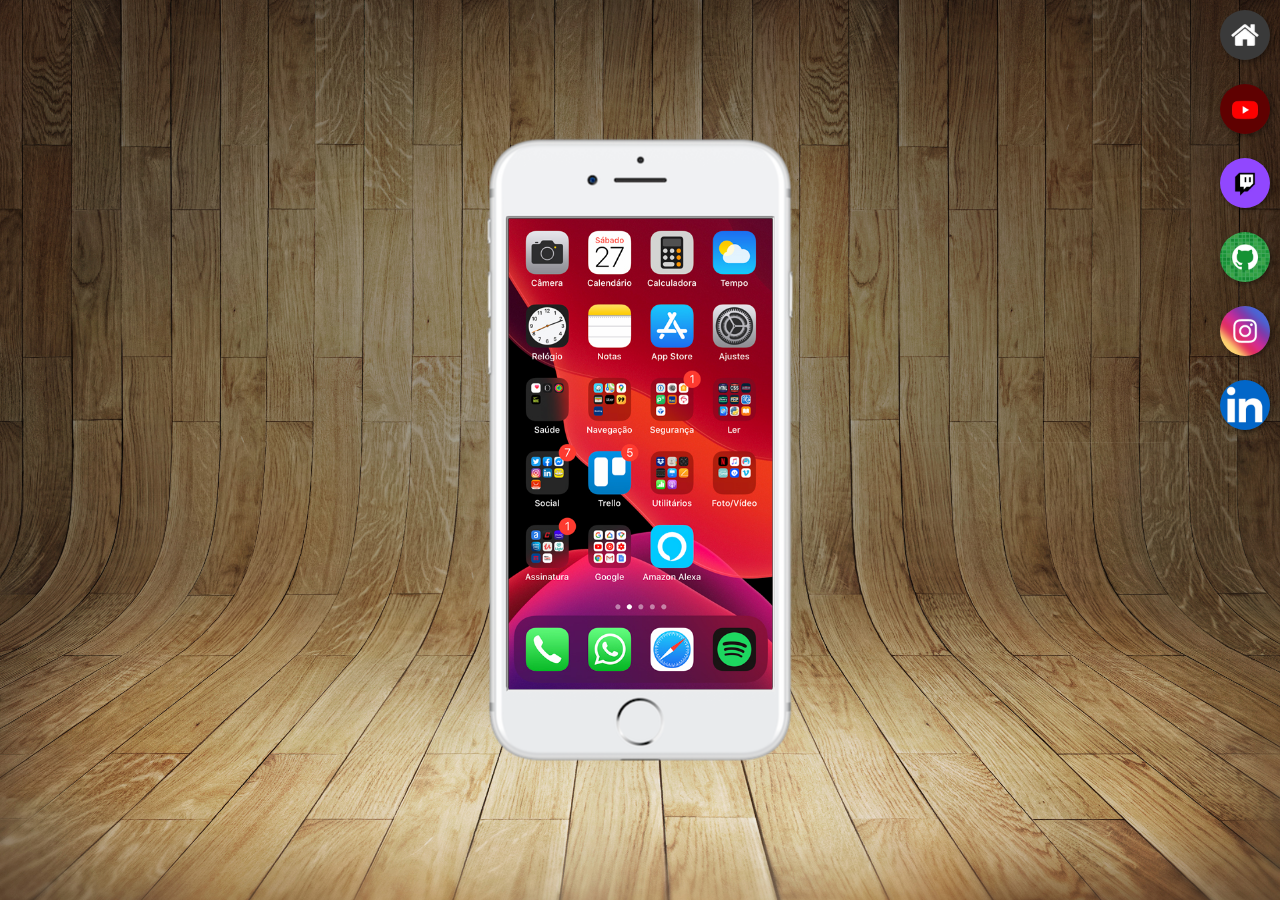
<file: index.html>
<!DOCTYPE html>
<html lang="pt-br">
<head>
    <meta charset="UTF-8">
    <meta name="viewport" content="width=device-width, initial-scale=1.0">
    <link rel="shortcut icon" href="favicon.ico" type="image/x-icon">
    <link rel="stylesheet" href="estilos/style.css">
    <title>Projeto Redes Sociaia</title>
</head>
<body>
    <main>
        <section id="telefone">
            <iframe src="home.html" name="tela" id="tela">
                Seu navegador não é compatível com isso.
            </iframe>
        </section>
        <section id="redes-sociais">
            <a href="#" target="tela"><img src="imagens/logo-home.jpg" alt="Home"></a><br>
            <a href="#" target="tela"><img src="imagens/logo-youtube.jpg" alt="Youtube"></a><br>
            <a href="#" target="tela"><img src="imagens/logo-twitch.webp" alt="Twitch"></a><br>
            <a href="#" target="tela"><img src="imagens/logo-github.jpg" alt="Github"></a><br>
            <a href="#" target="tela"><img src="imagens/logo-instagram.jpg" alt="Instagram"></a><br>
            <a href="#" target="tela"><img src="imagens/logo-linkedin.png" alt="Linkedin"></a><br>
        </section>
    </main>
</body>
</html>
</file>
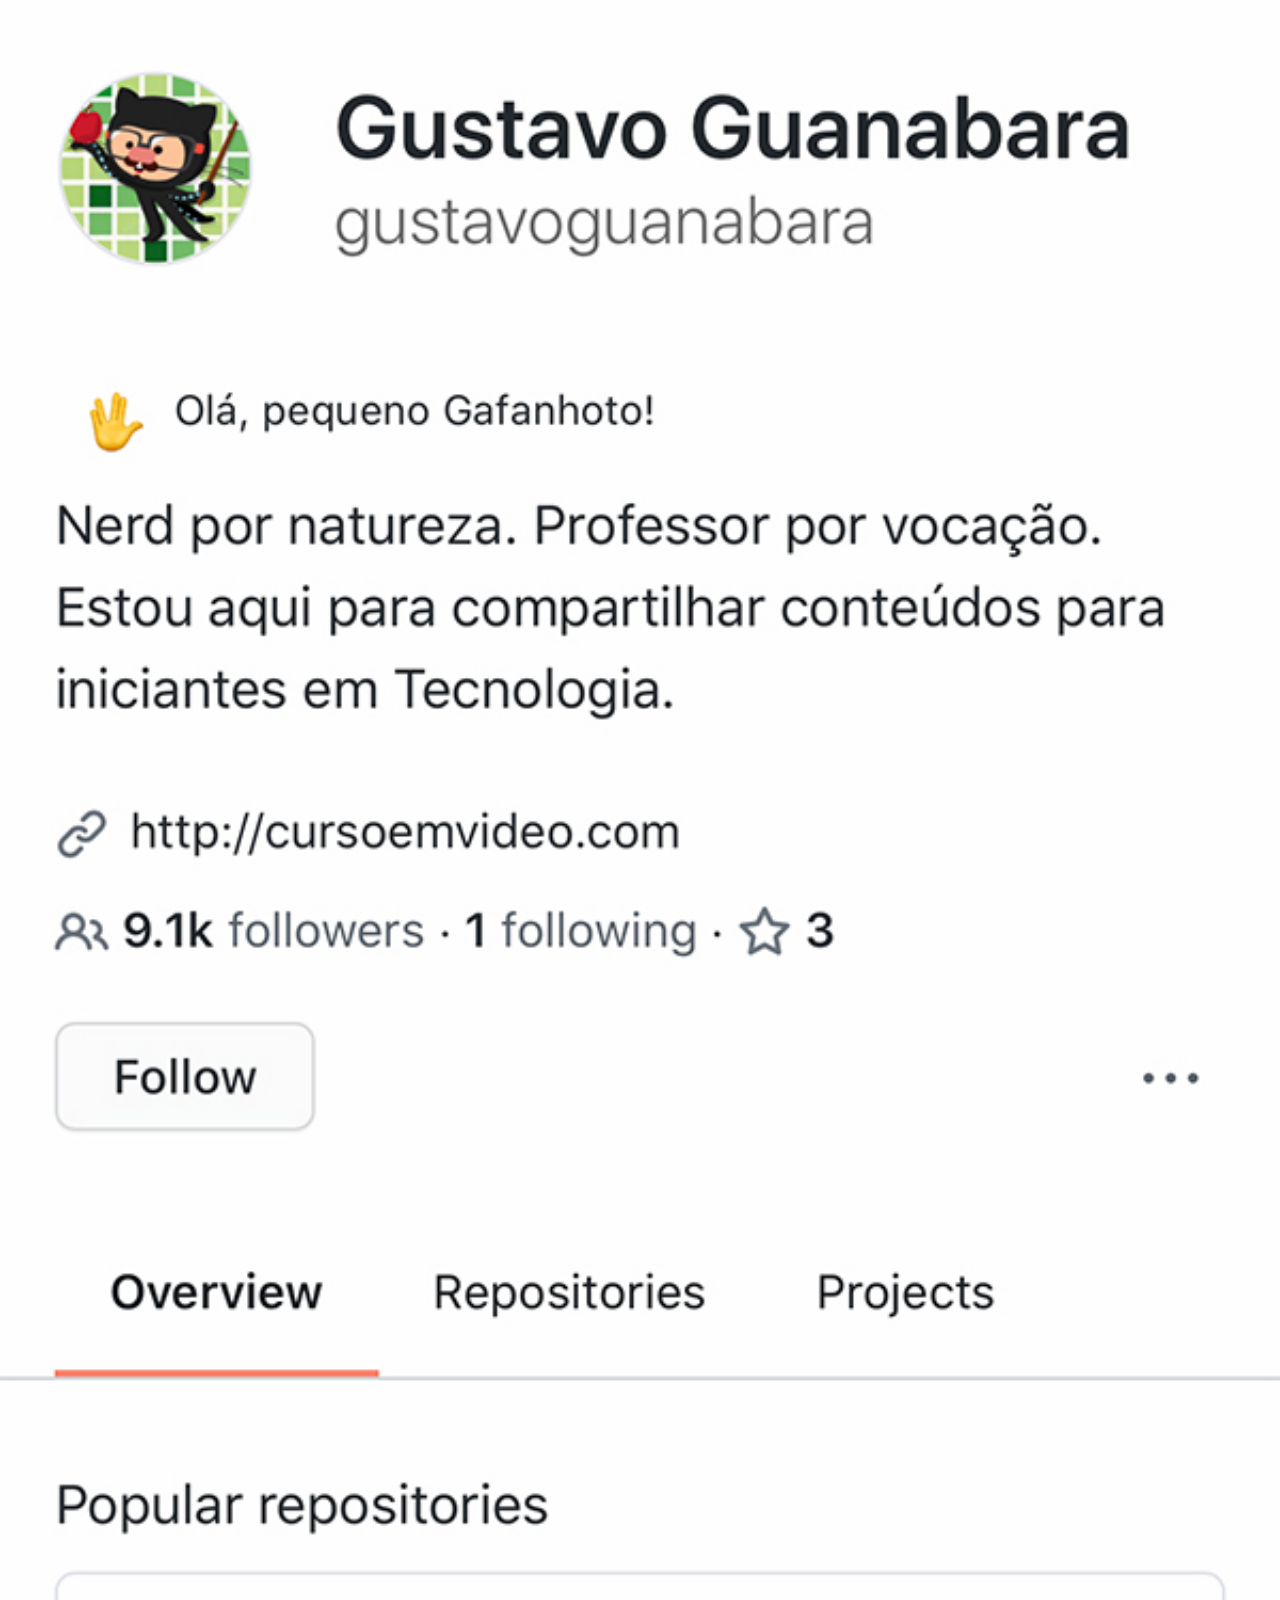
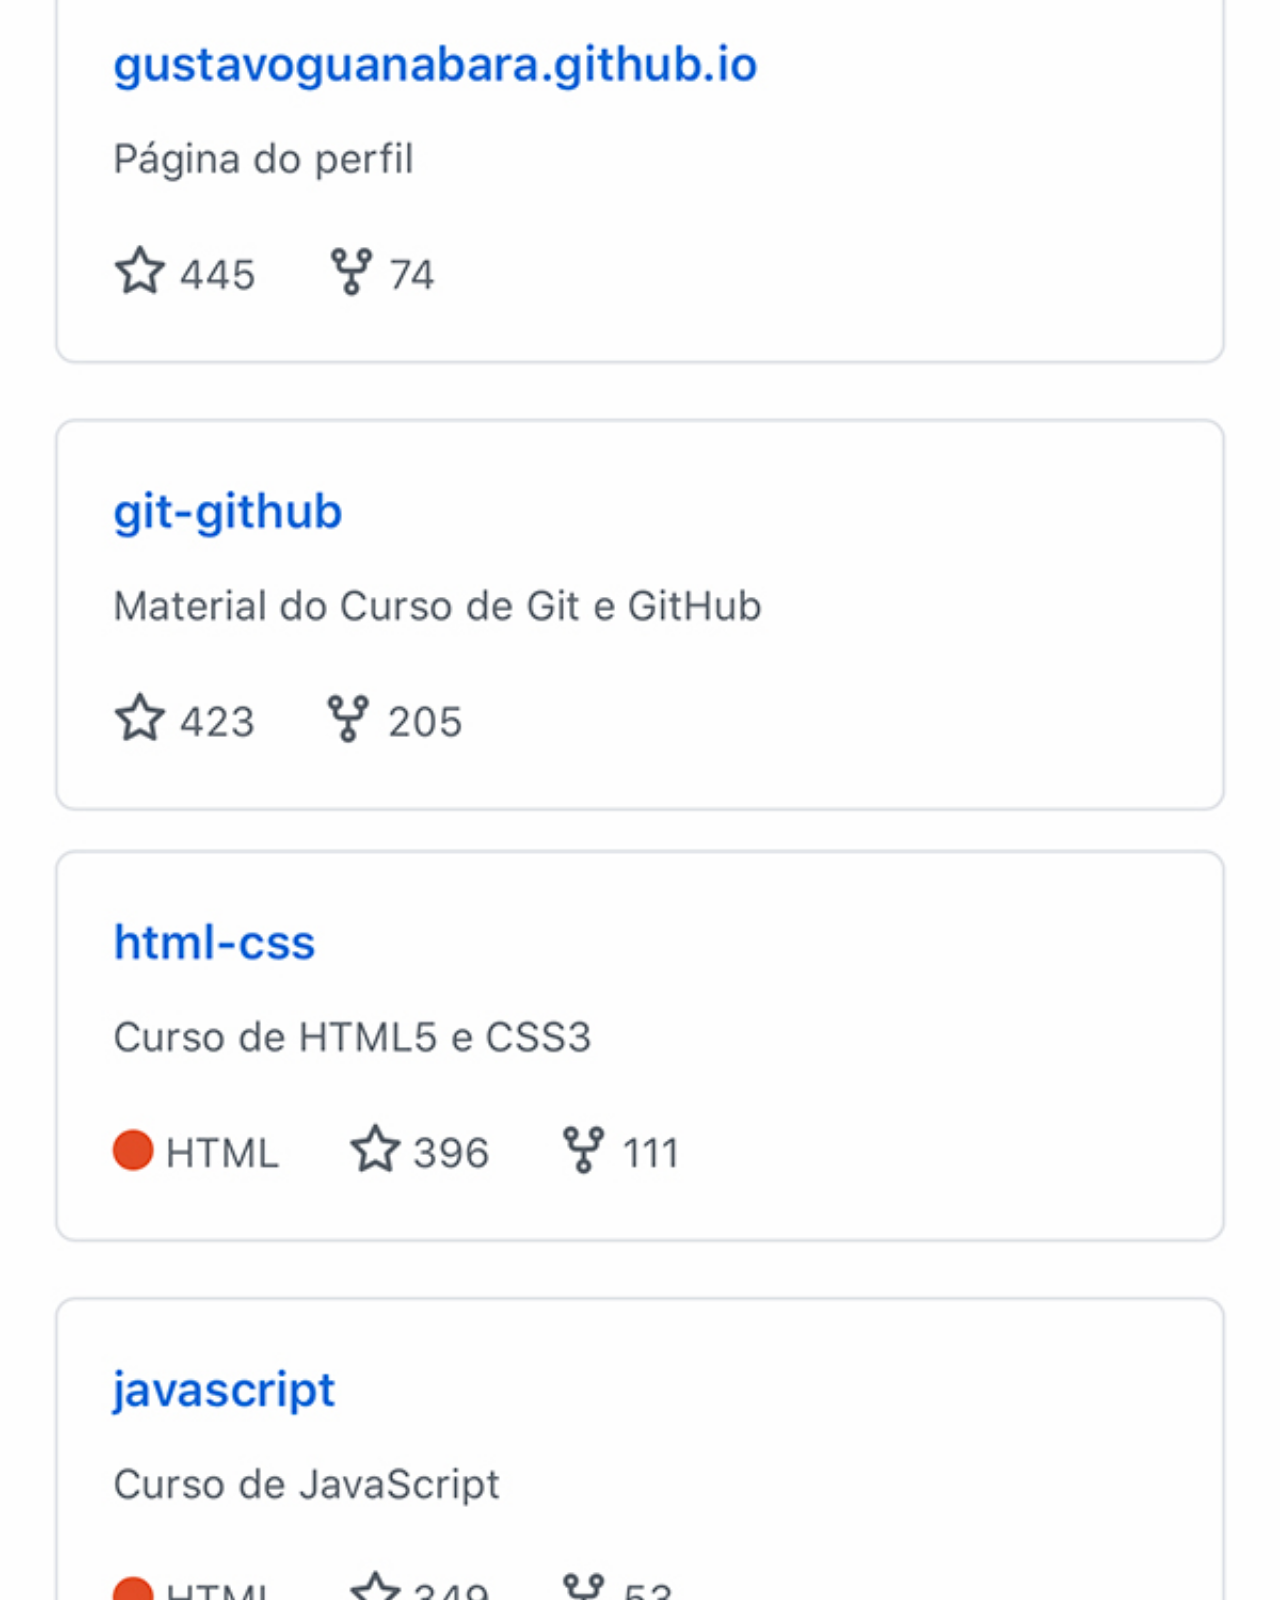
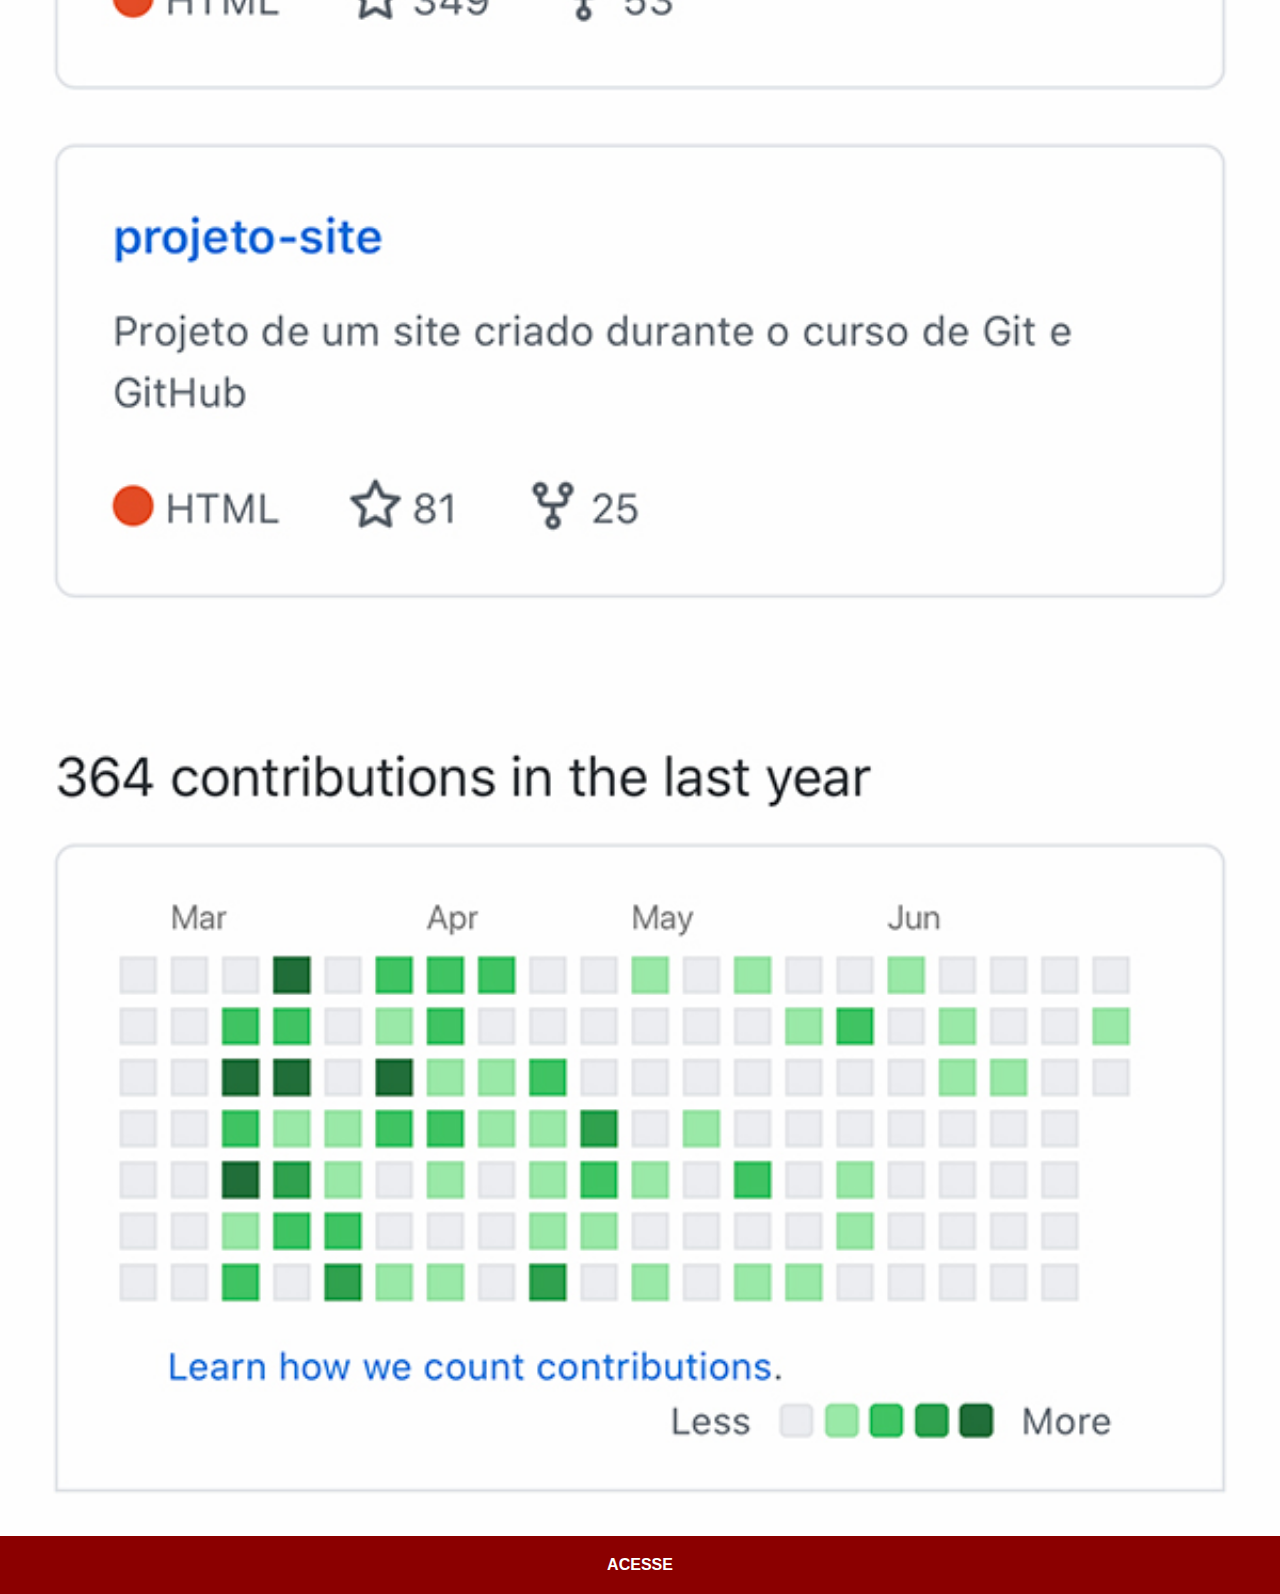
<file: github.html>
<!DOCTYPE html>
<html lang="pt-br">
<head>
    <meta charset="UTF-8">
    <meta name="viewport" content="width=device-width, initial-scale=1.0">
    <link rel="stylesheet" href="estilos/social.css">
    <title>GitHub</title>
</head>
<body>
    <img src="imagens/tela-github.jpg" alt="GitHub">
    <a href="https://github.com/gustavoguanabara" target="_blank">ACESSE</a>
</body>
</html>
</file>
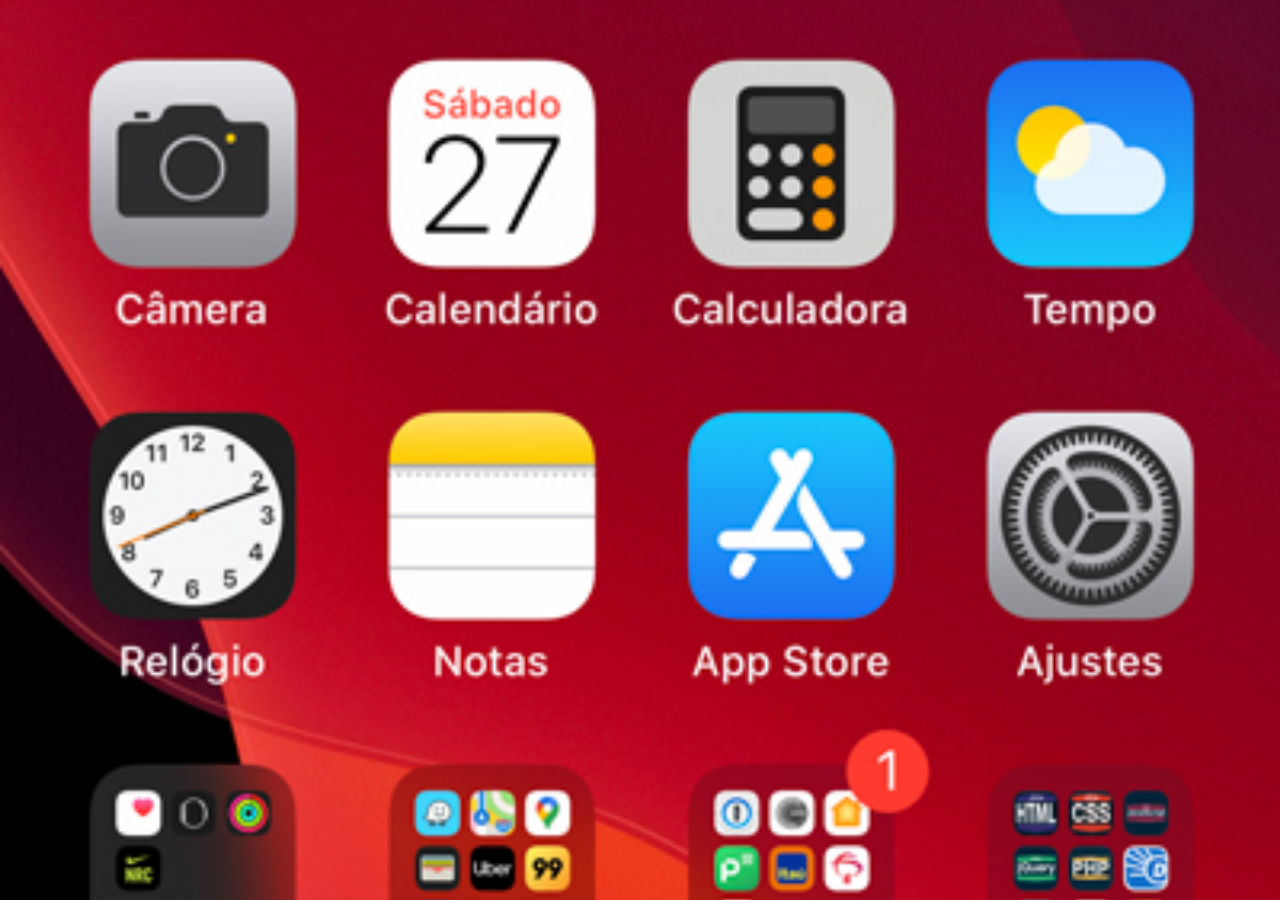
<file: home.html>
<!DOCTYPE html>
<html lang="pt-br">
<head>
    <meta charset="UTF-8">
    <meta name="viewport" content="width=device-width, initial-scale=1.0">
    <title>Home</title>
</head>
<style>
    * {
        margin: 0px;
        padding: 0px;
    }

    body {
        width: 100vw;
        height: 100vh;
        background: black url('imagens/tela-home.jpg') no-repeat top center;
        background-size: cover;
    }
</style>
<body>
    
</body>
</html>
</file>
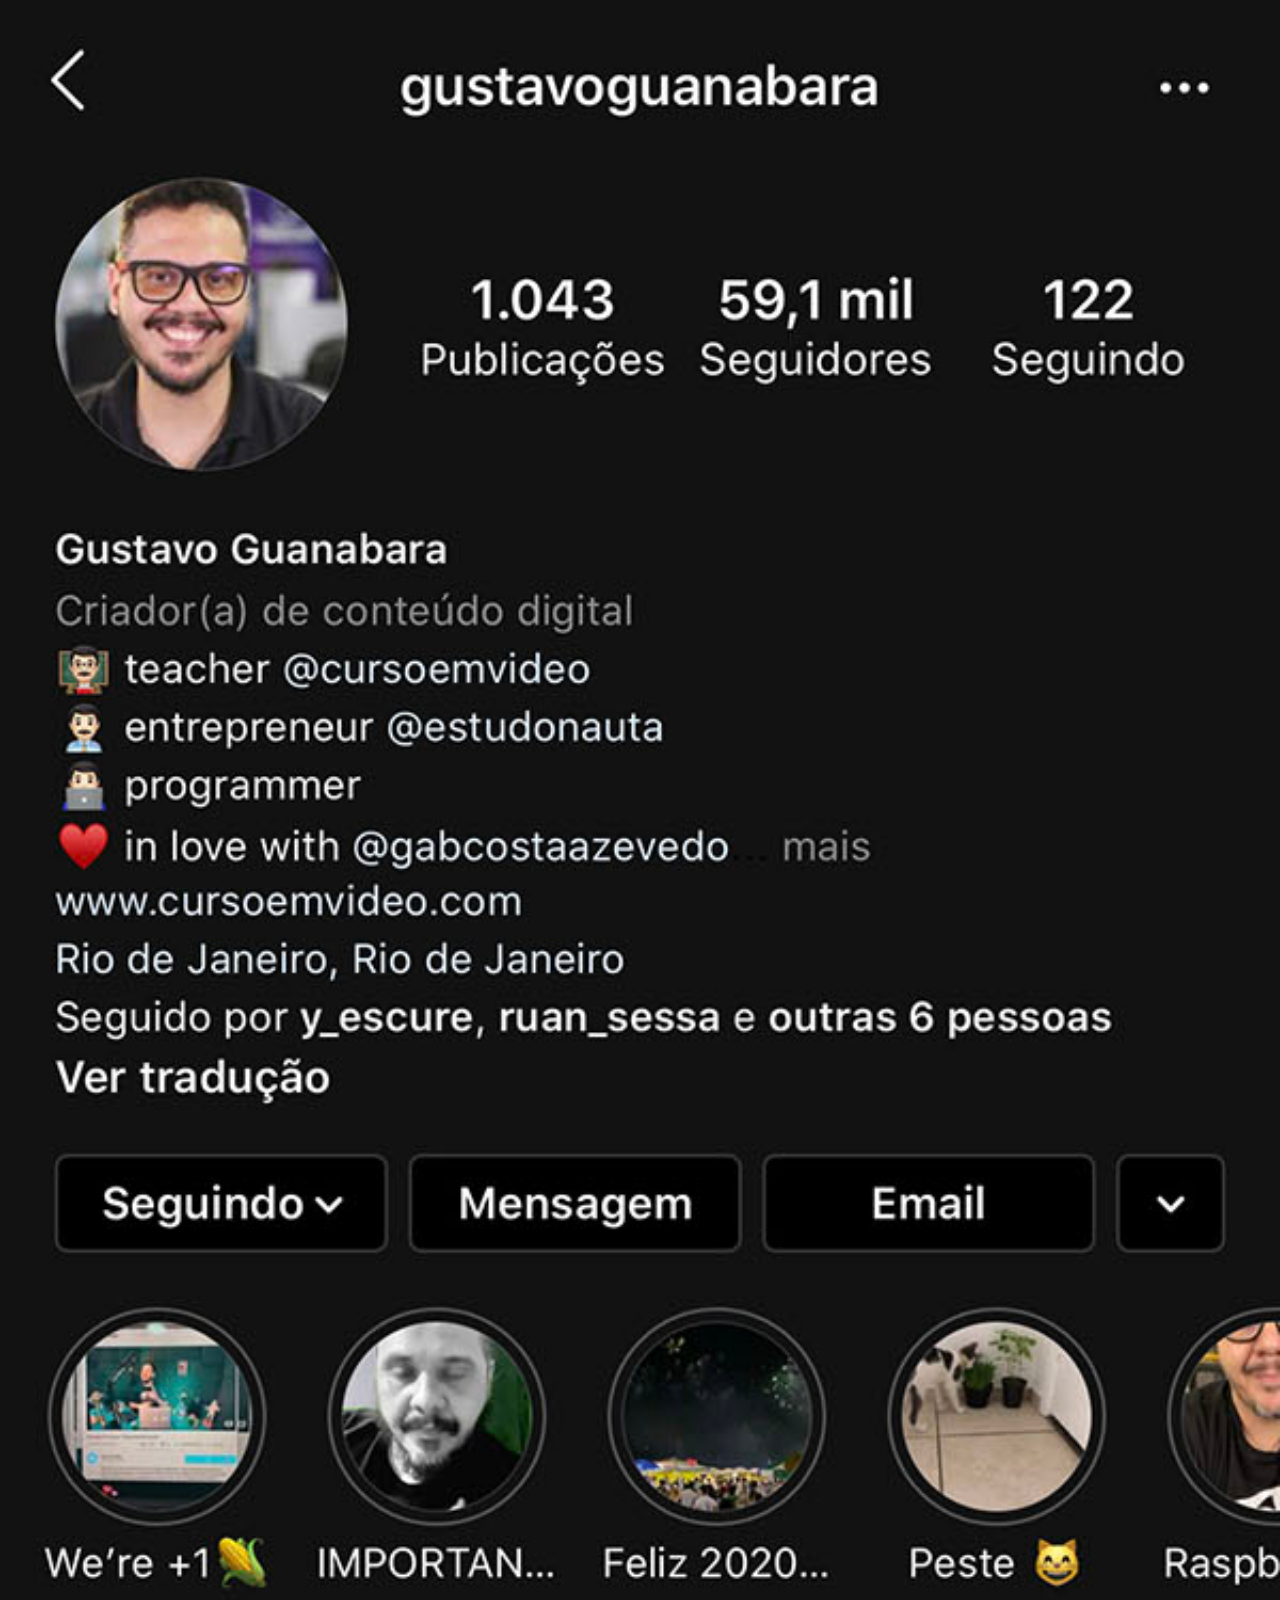
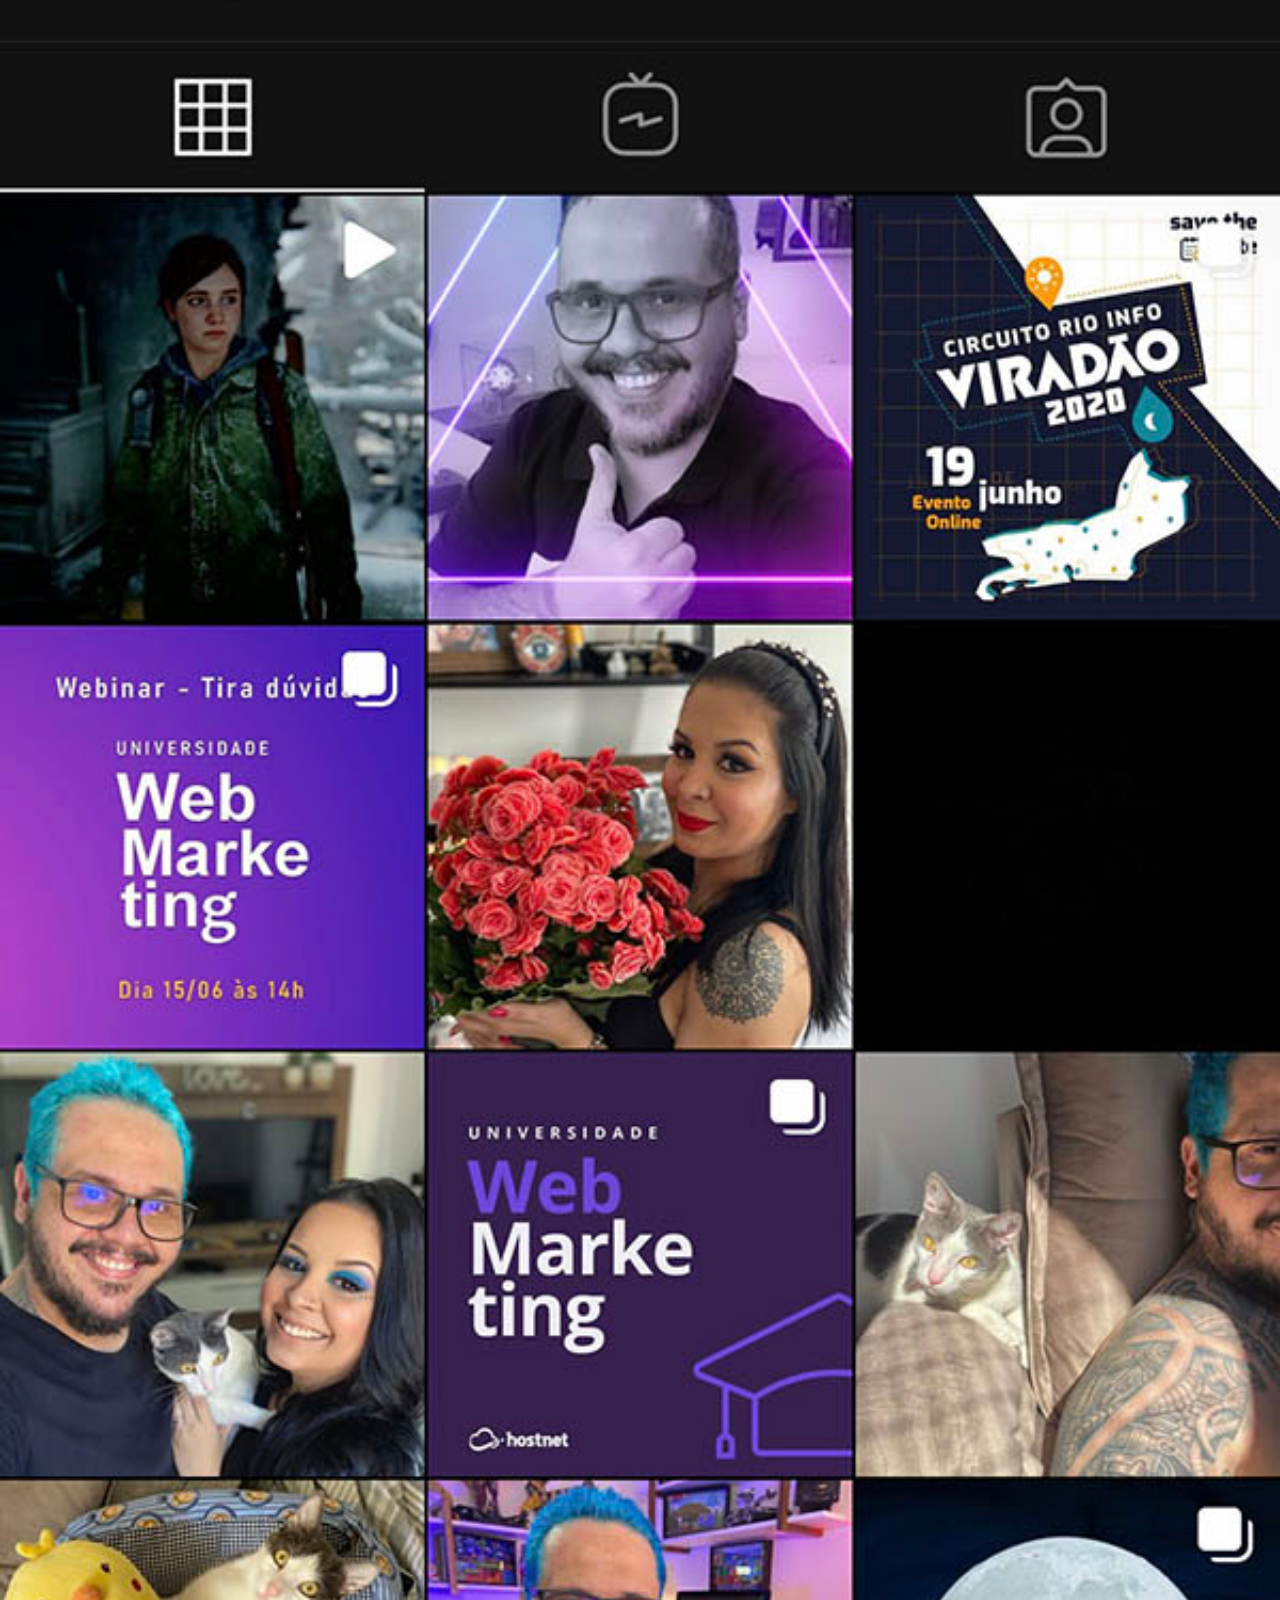
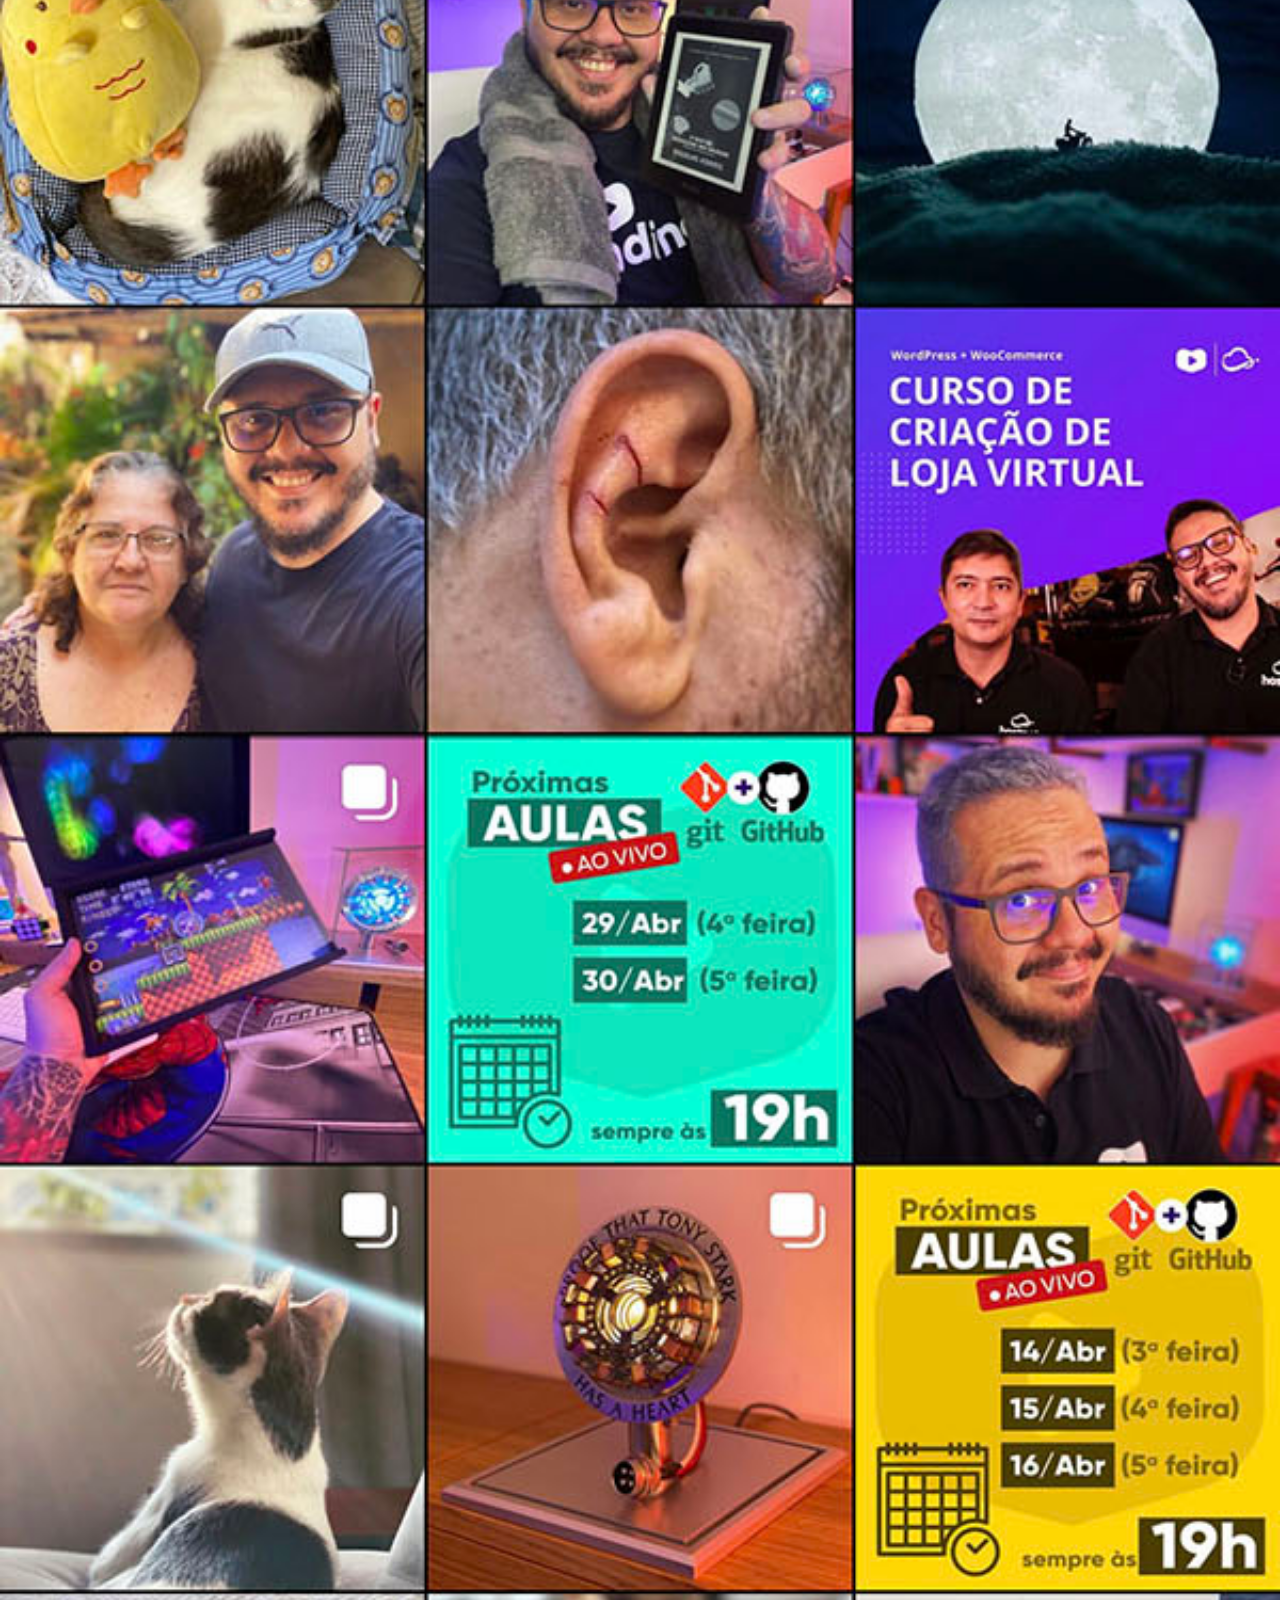
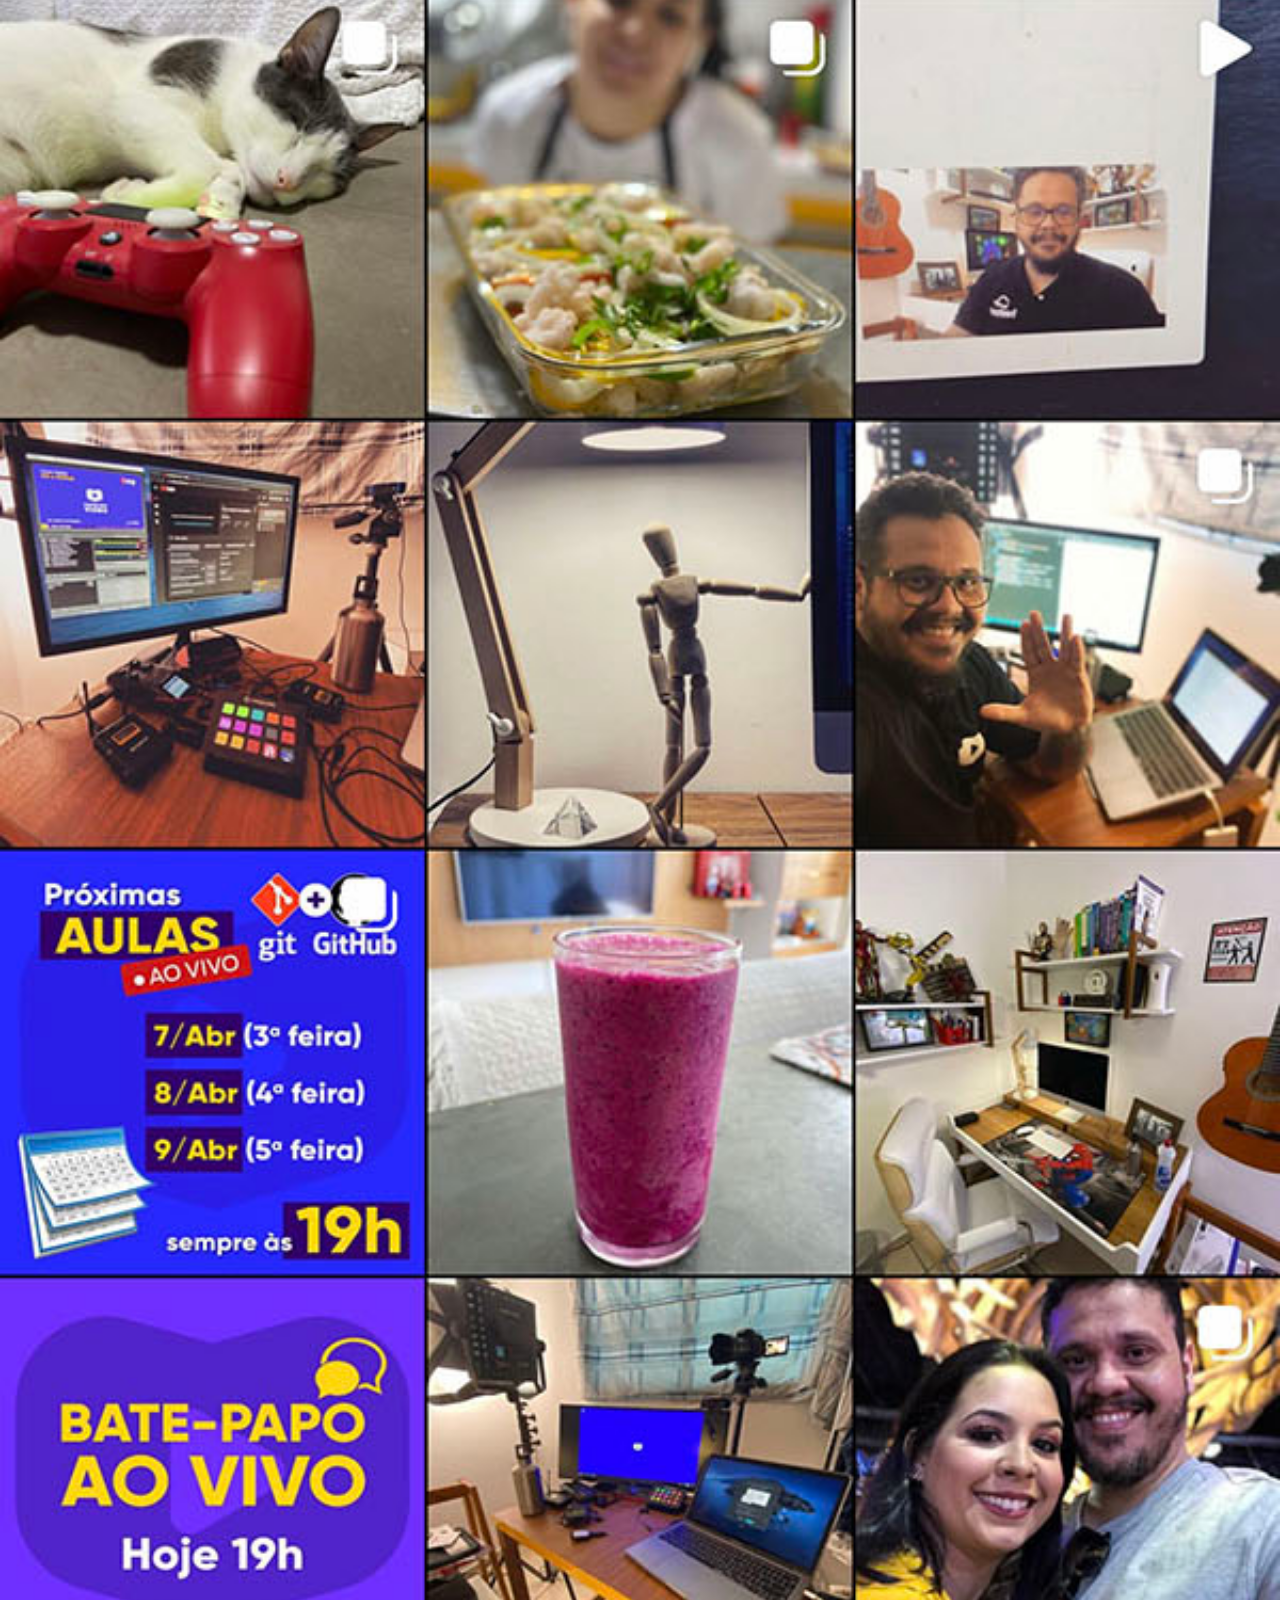
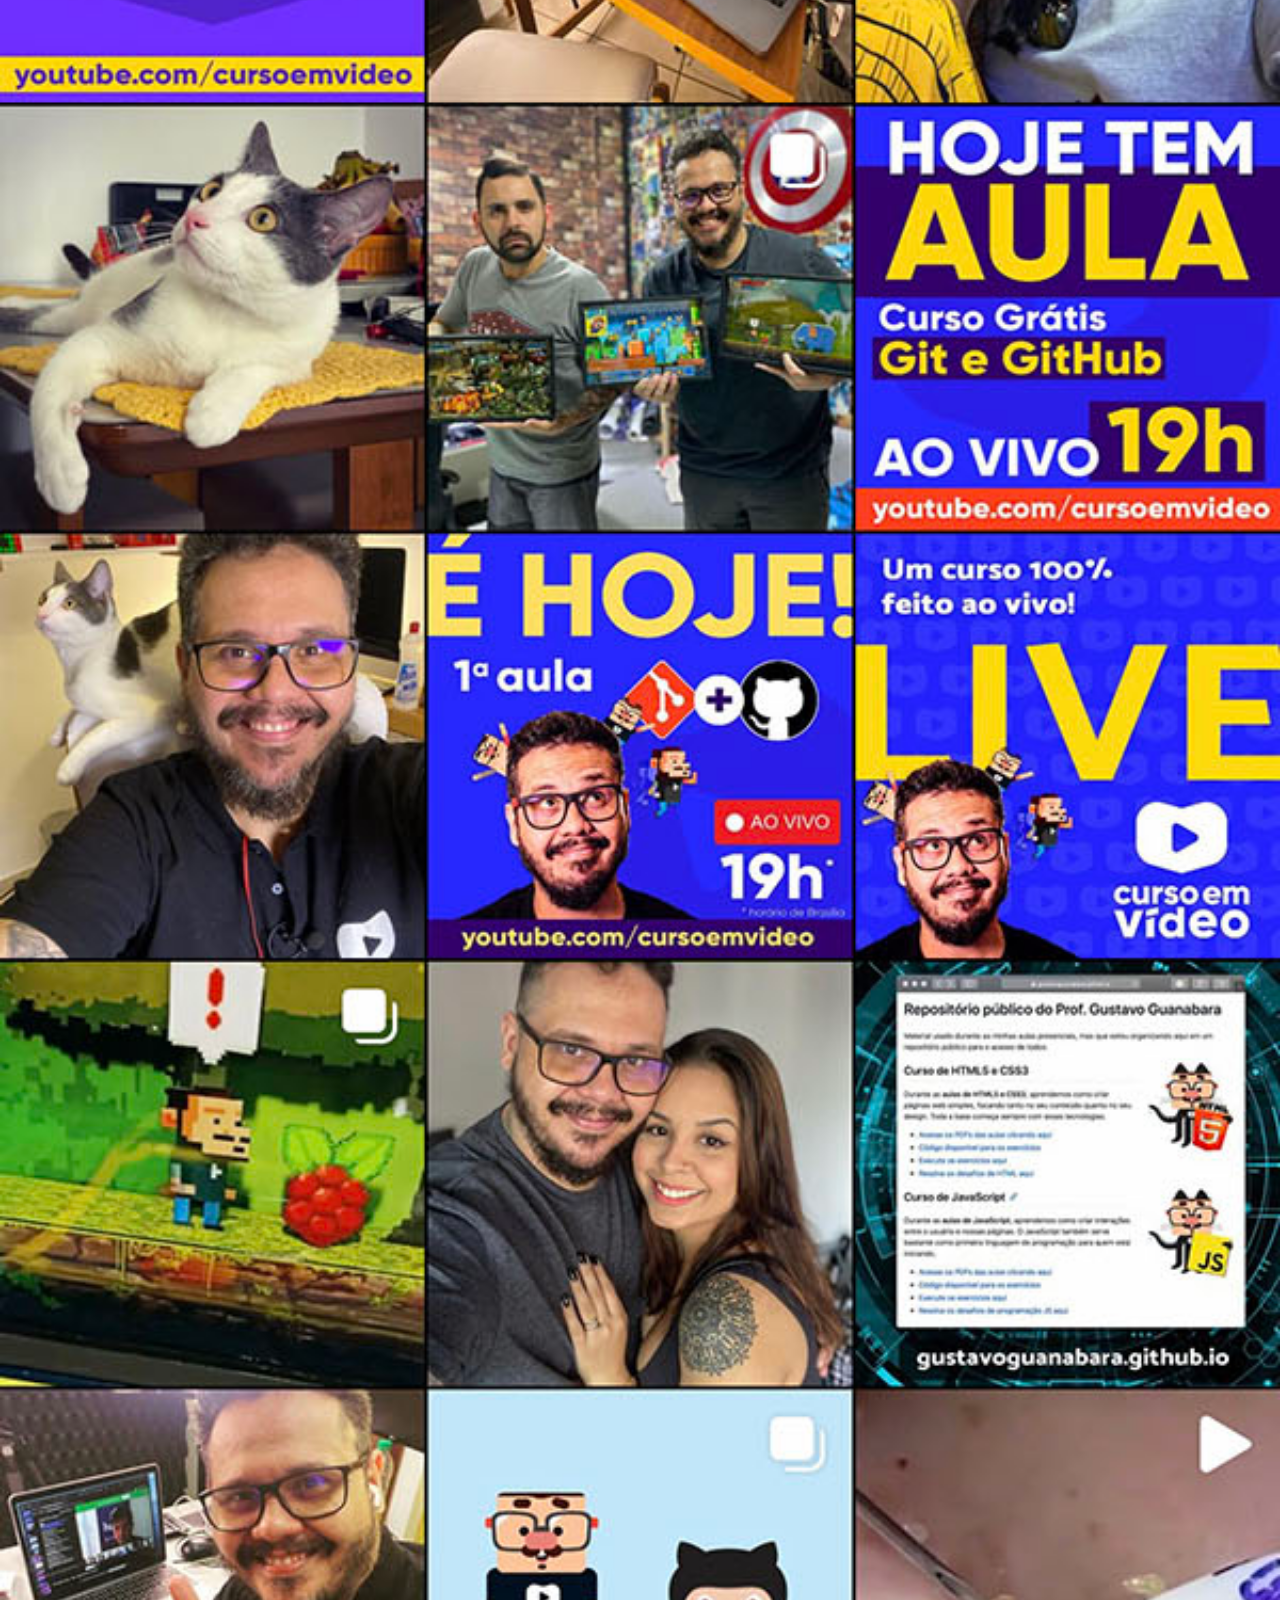
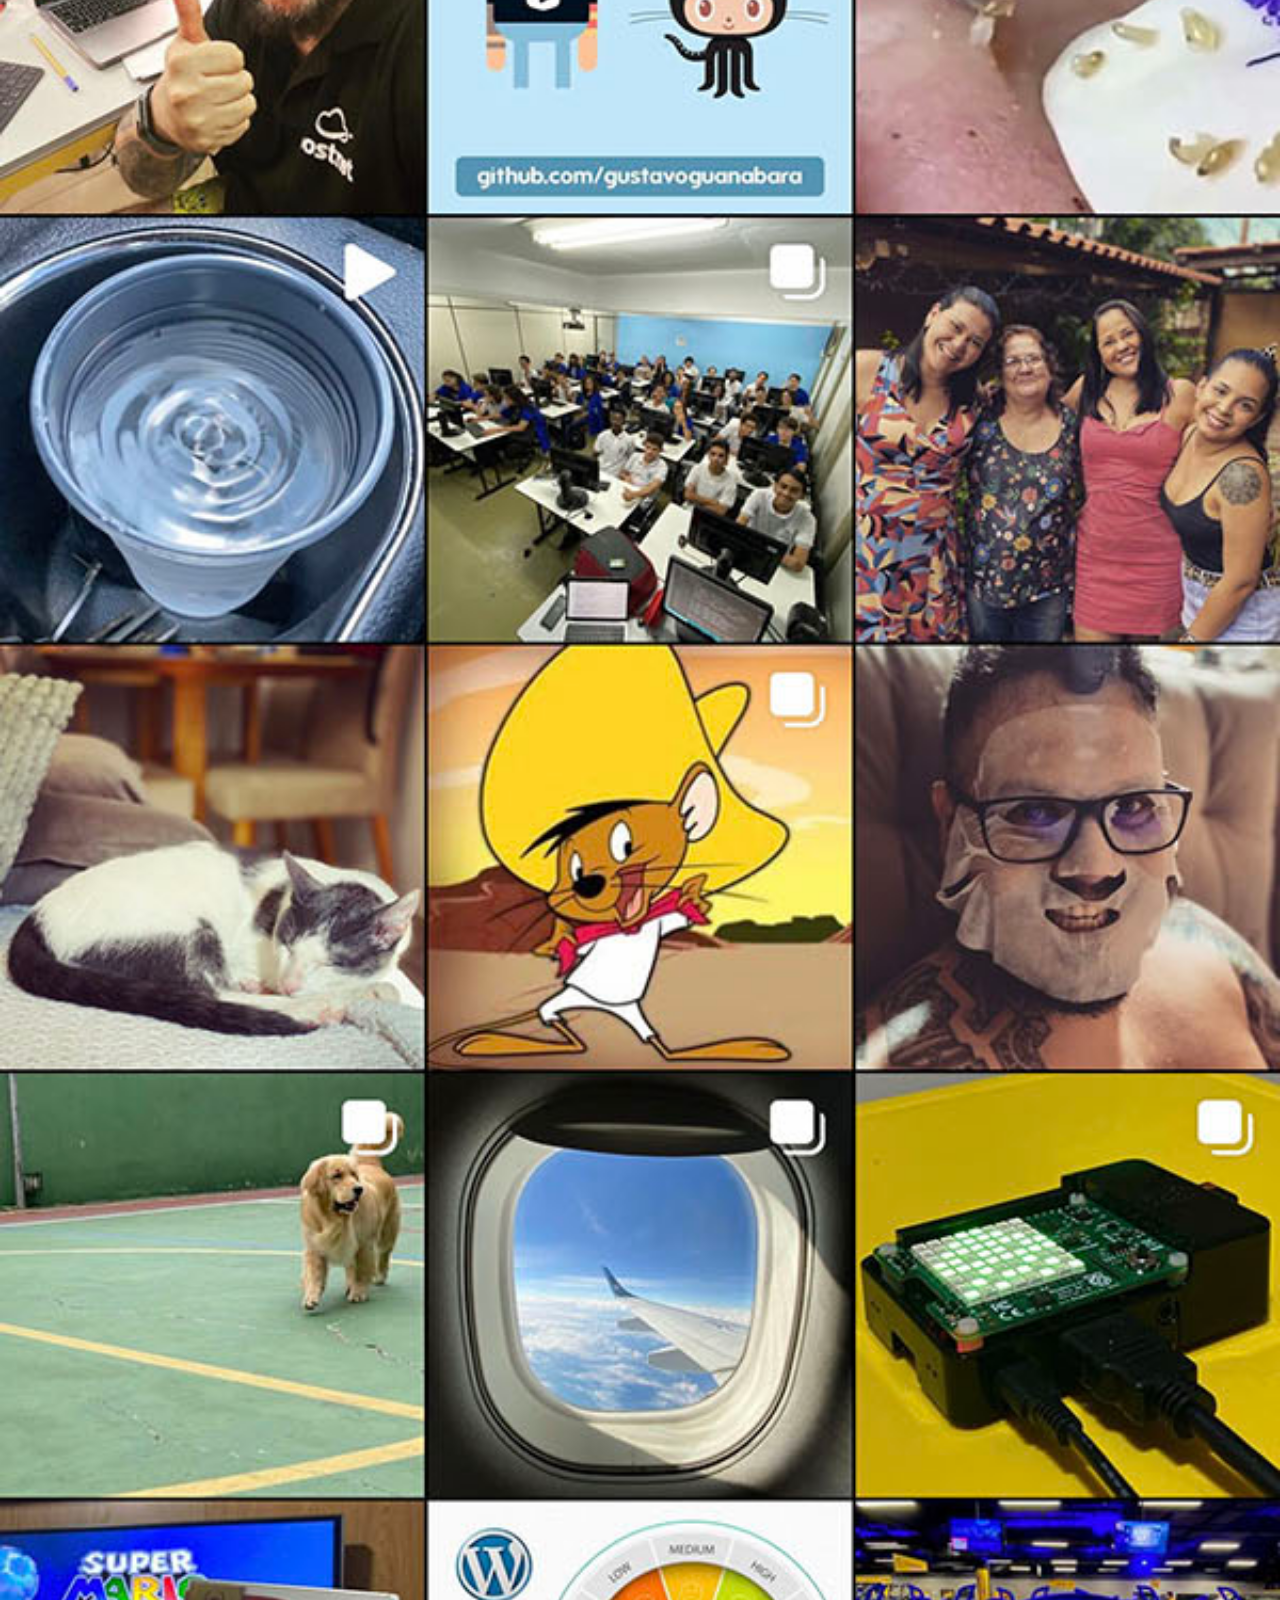
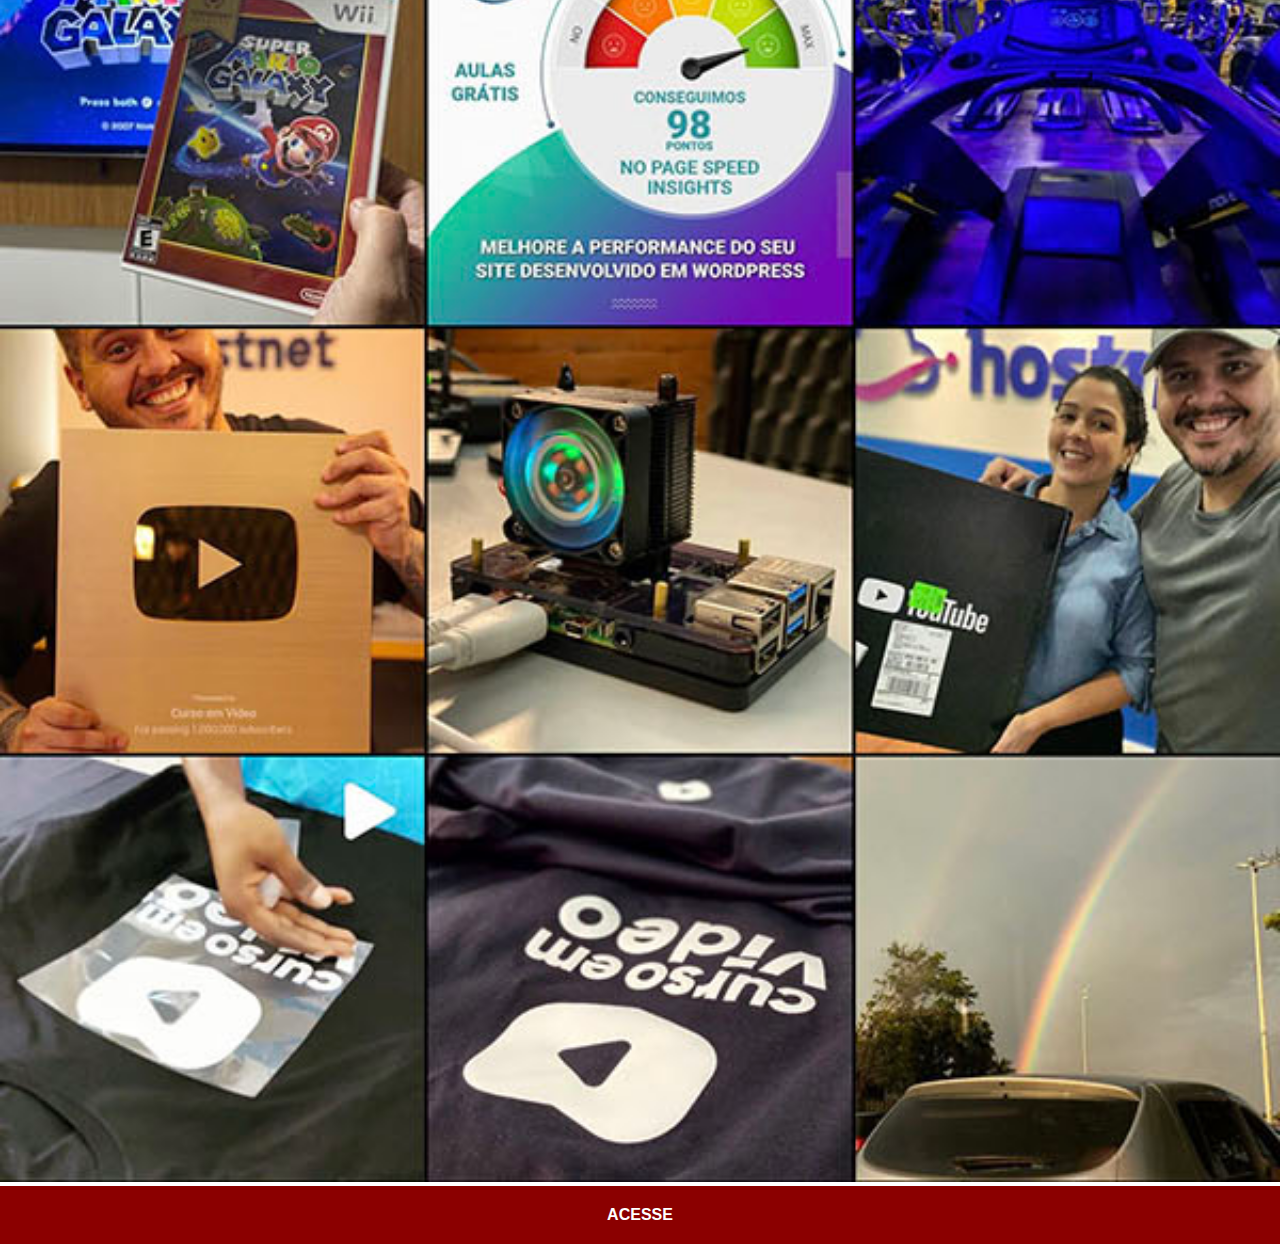
<file: instagram.html>
<!DOCTYPE html>
<html lang="pt-br">
<head>
    <meta charset="UTF-8">
    <meta name="viewport" content="width=device-width, initial-scale=1.0">
    <link rel="stylesheet" href="estilos/social.css">
    <title>Instagram</title>
</head>
<body>
    <img src="imagens/tela-instagram.jpg" alt="Instagram">
    <a href="https://www.instagram.com/eduardocarvalh07/" target="_blank">ACESSE</a>
</body>
</html>
</file>
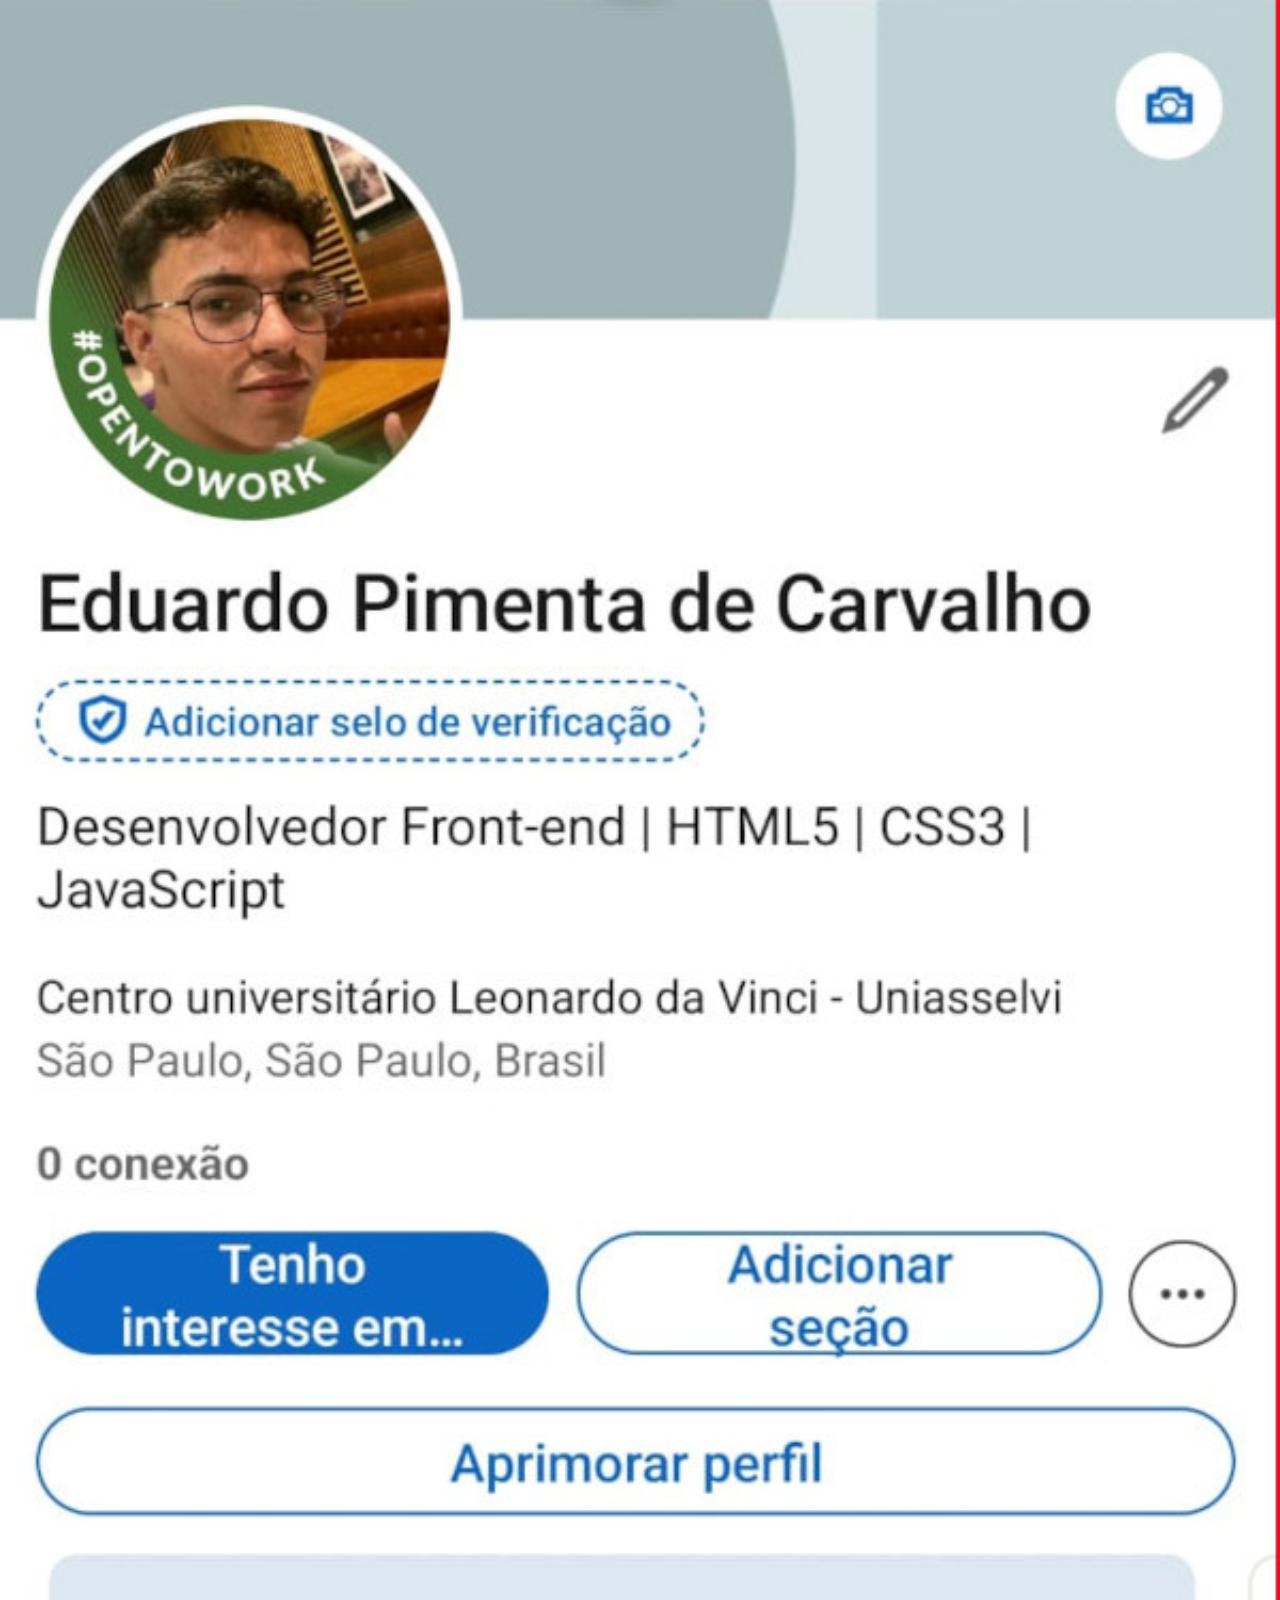
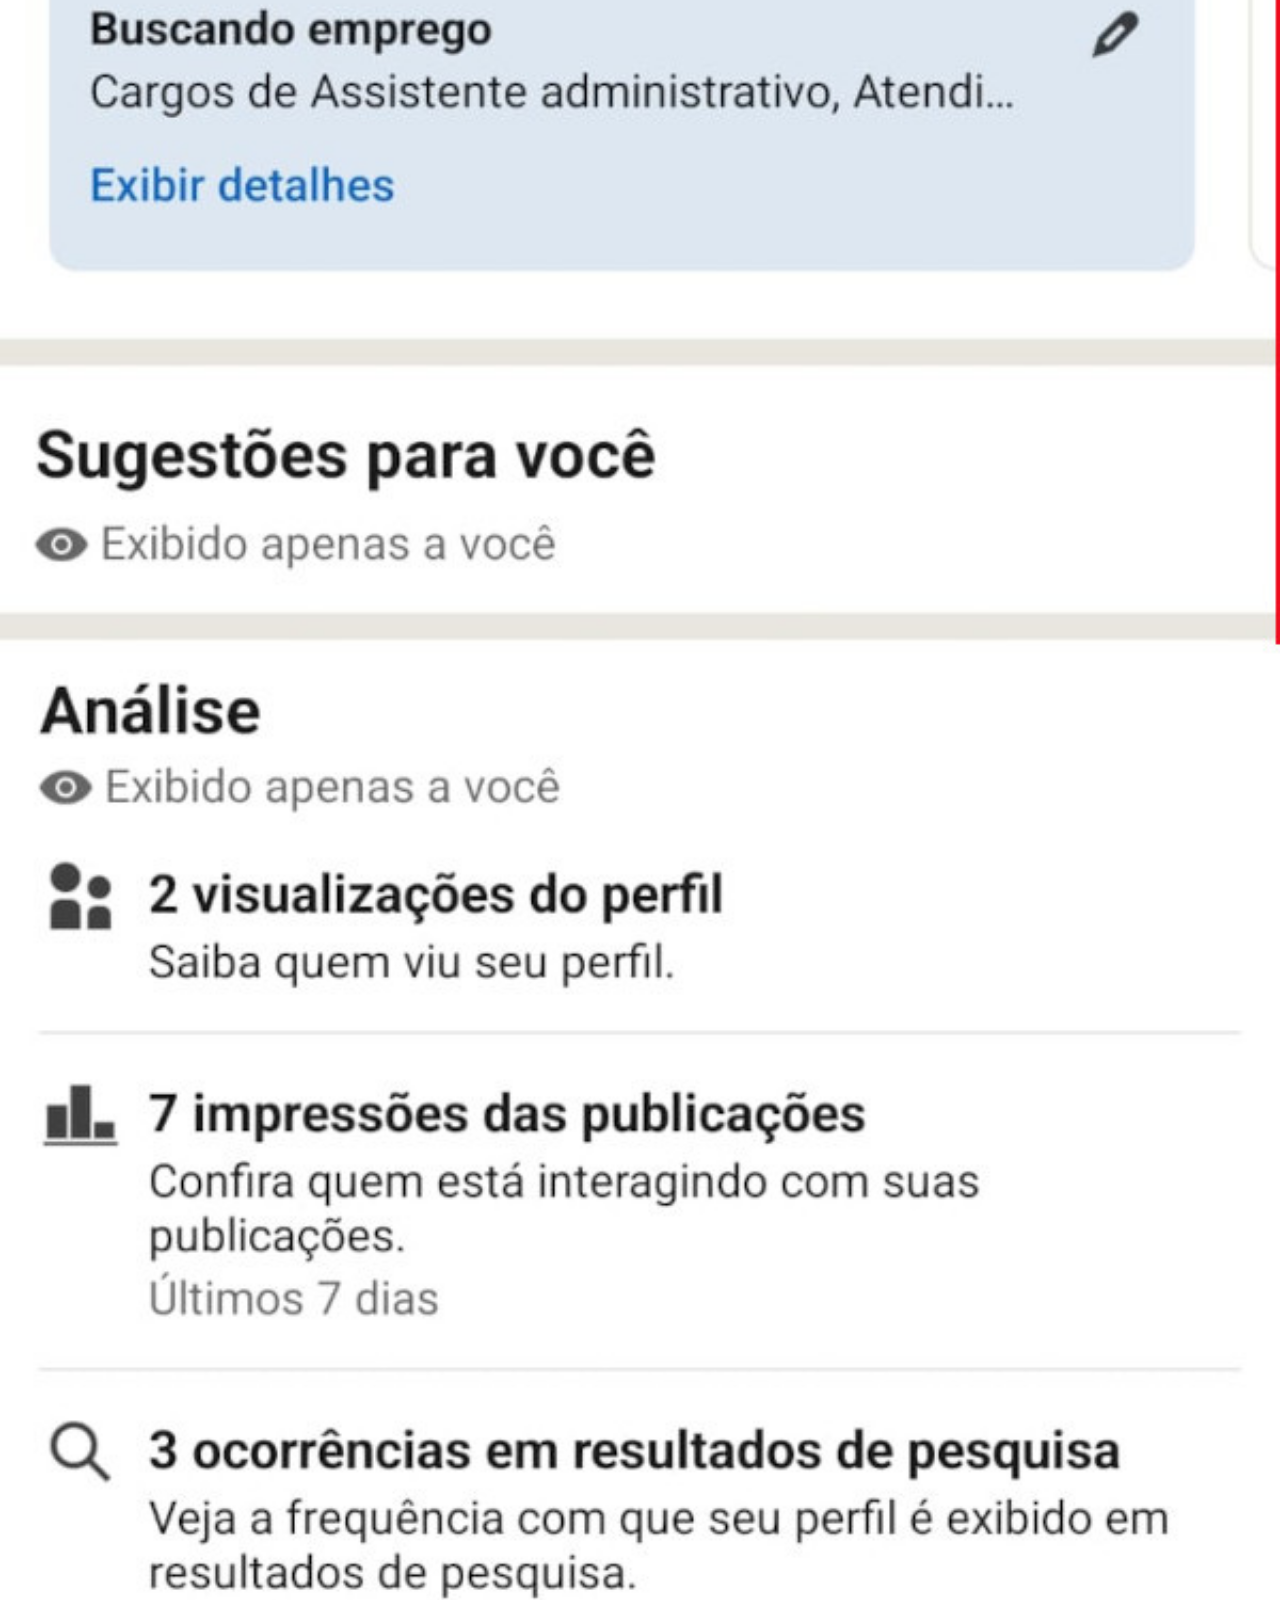
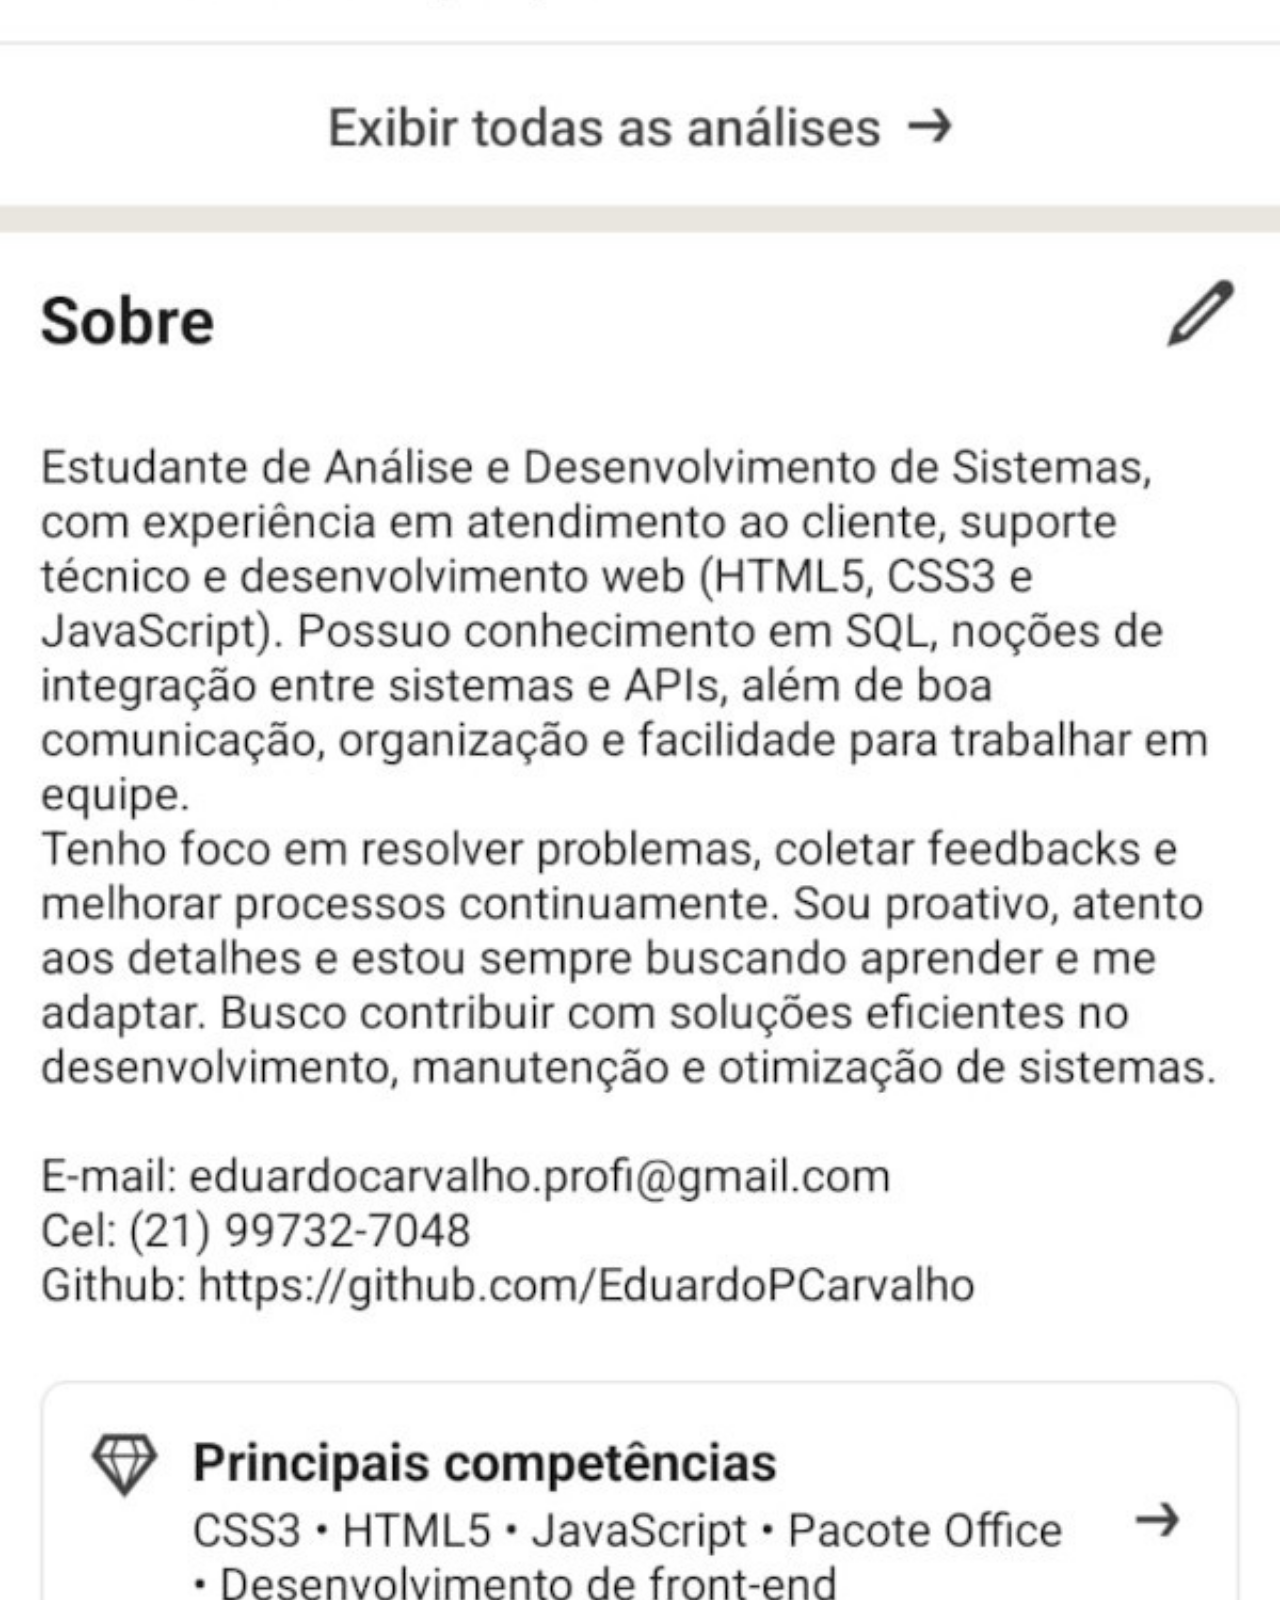
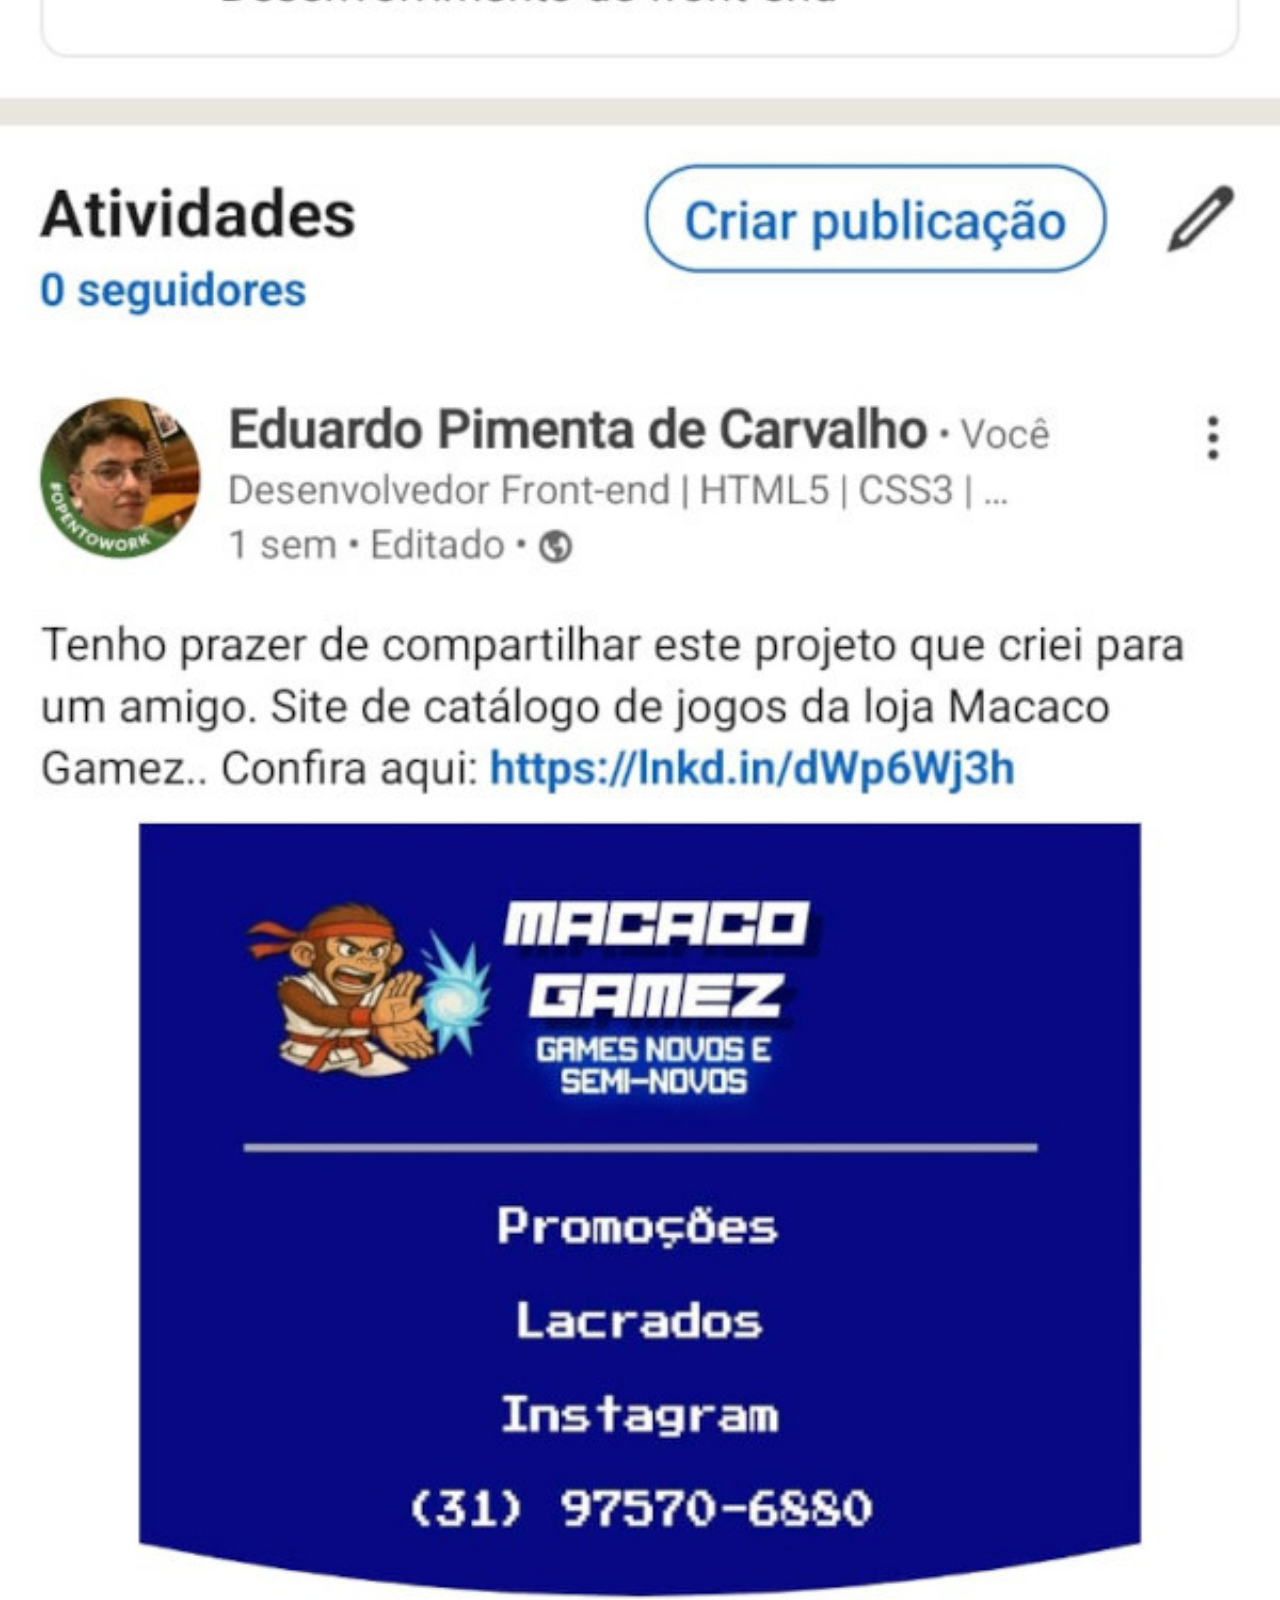
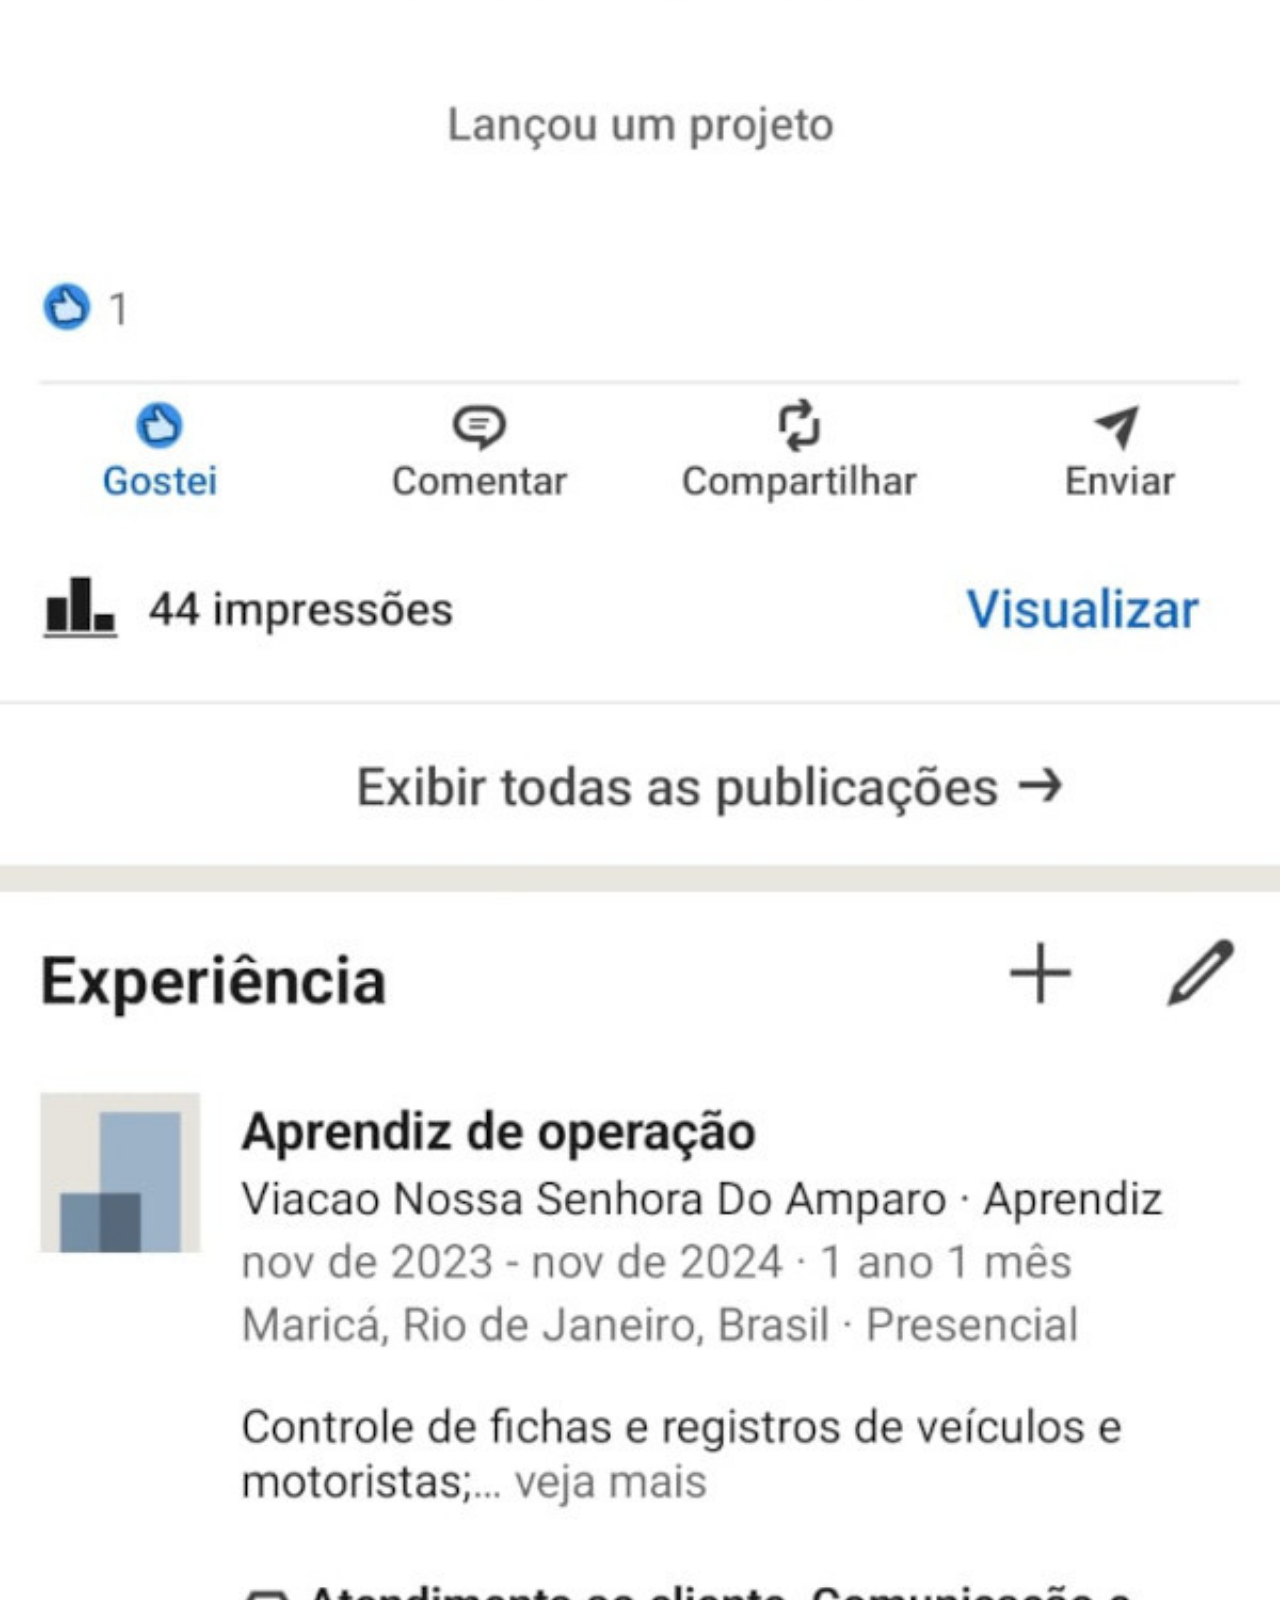
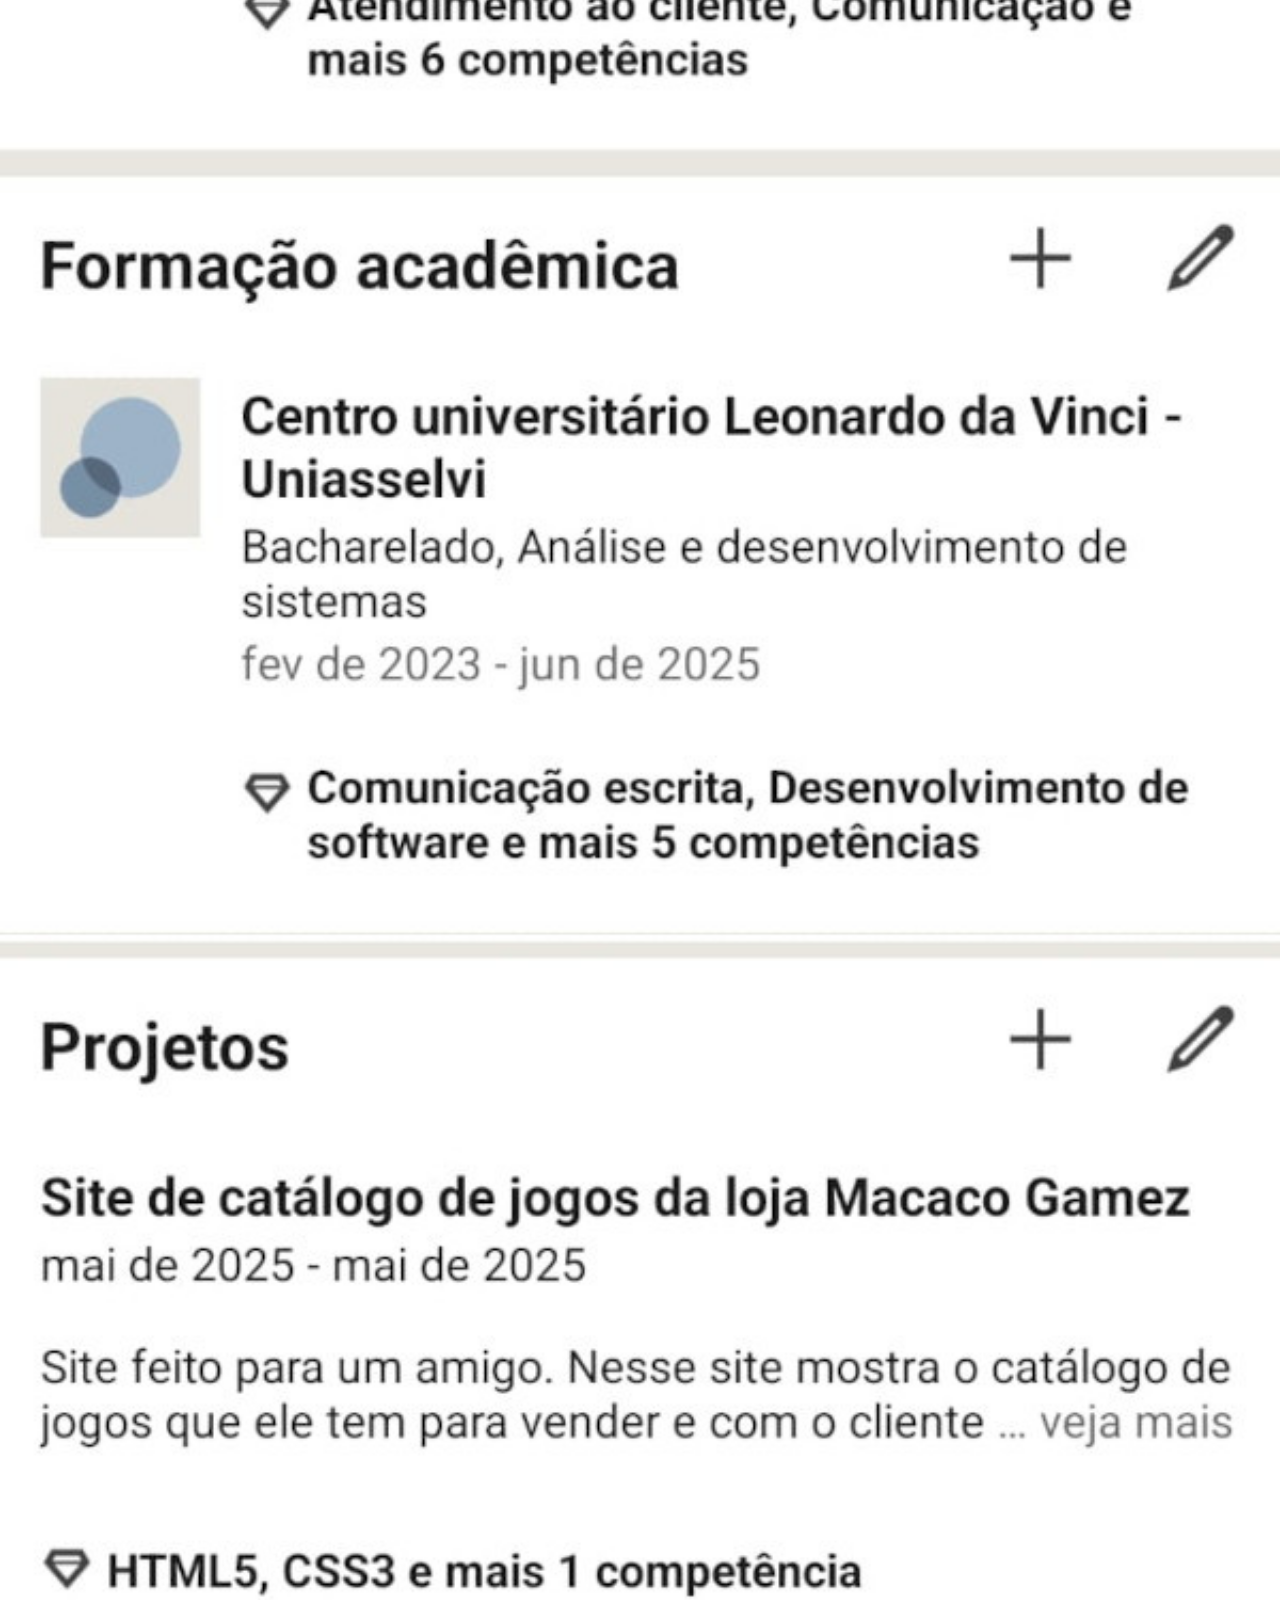
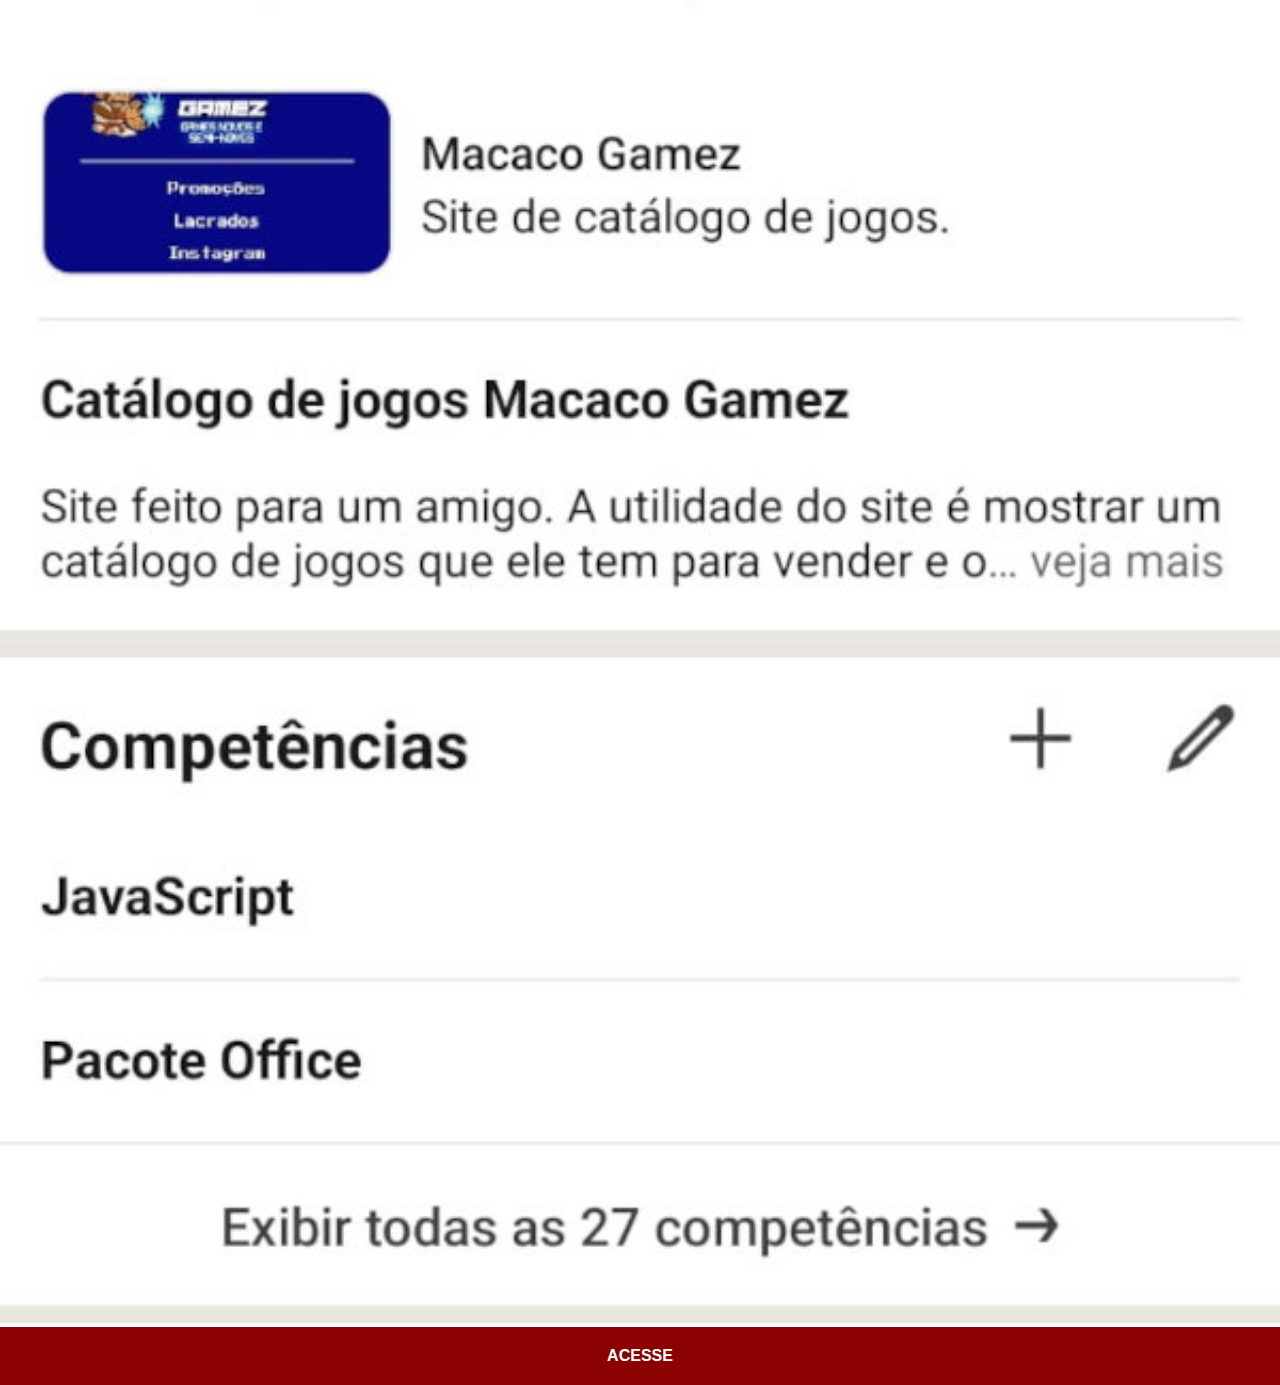
<file: linkedin.html>
<!DOCTYPE html>
<html lang="pt-br">
<head>
    <meta charset="UTF-8">
    <meta name="viewport" content="width=device-width, initial-scale=1.0">
    <link rel="stylesheet" href="estilos/social.css">
    <title>Linkedin</title>
</head>
<body>
    <img src="imagens/tela-linkedin.jpg" alt="Linkedin">
    <a href="https://www.linkedin.com/in/eduardo-pimenta-de-carvalho-a094062a7?utm_source=share&utm_campaign=share_via&utm_content=profile&utm_medium=android_app" target="_blank">ACESSE</a>
</body>
</html>
</file>
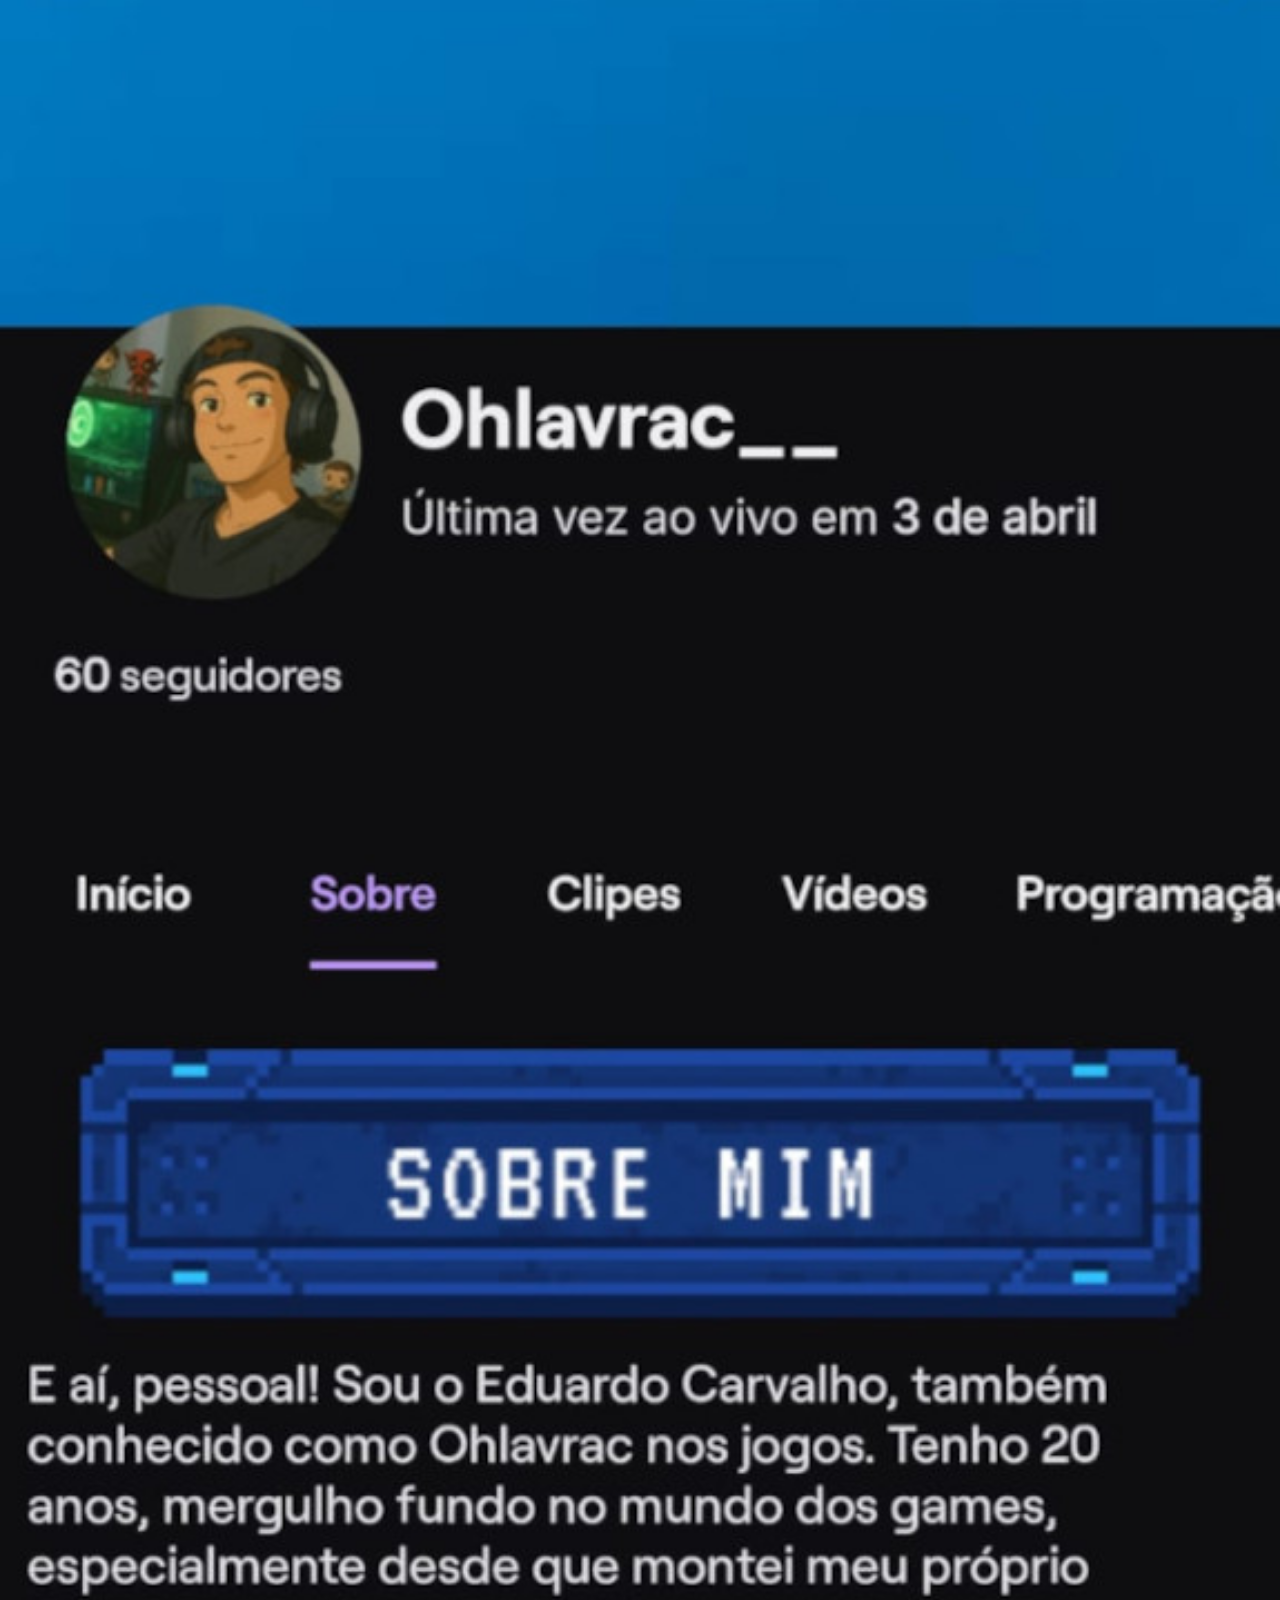
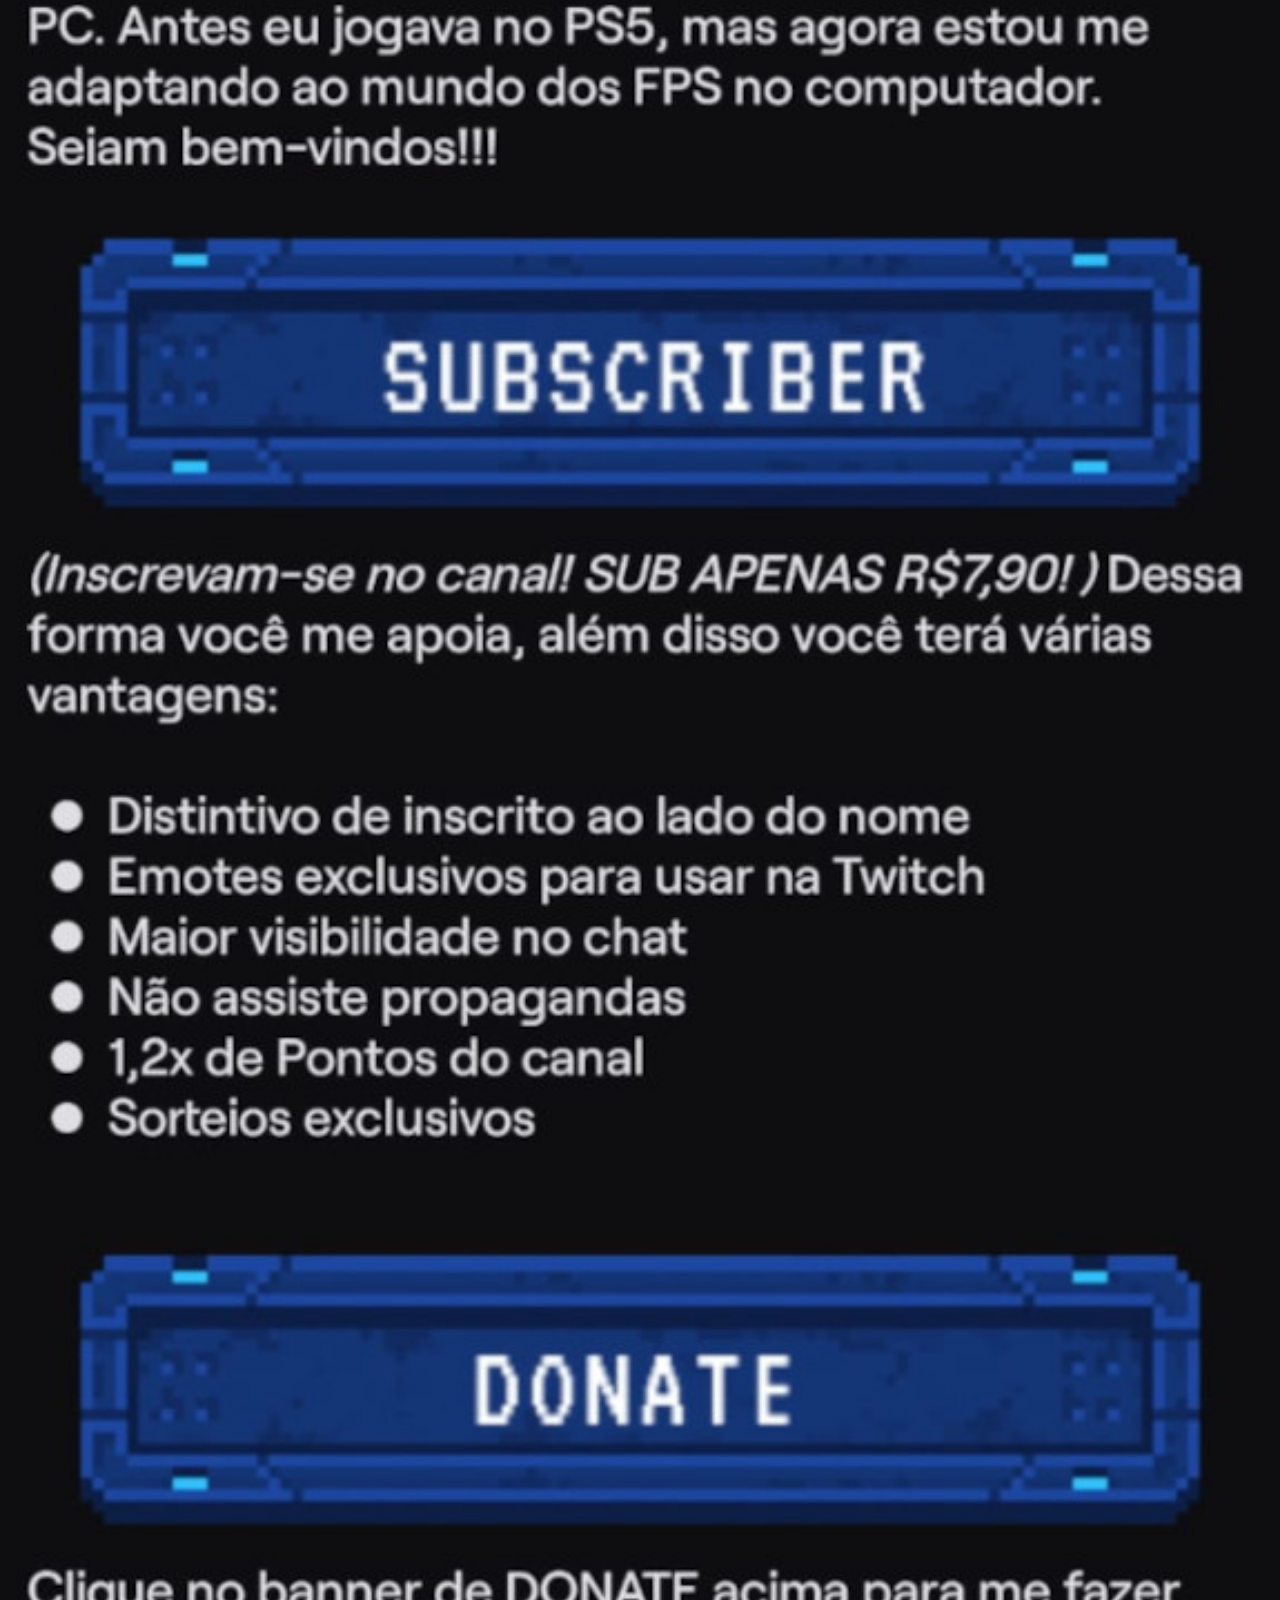
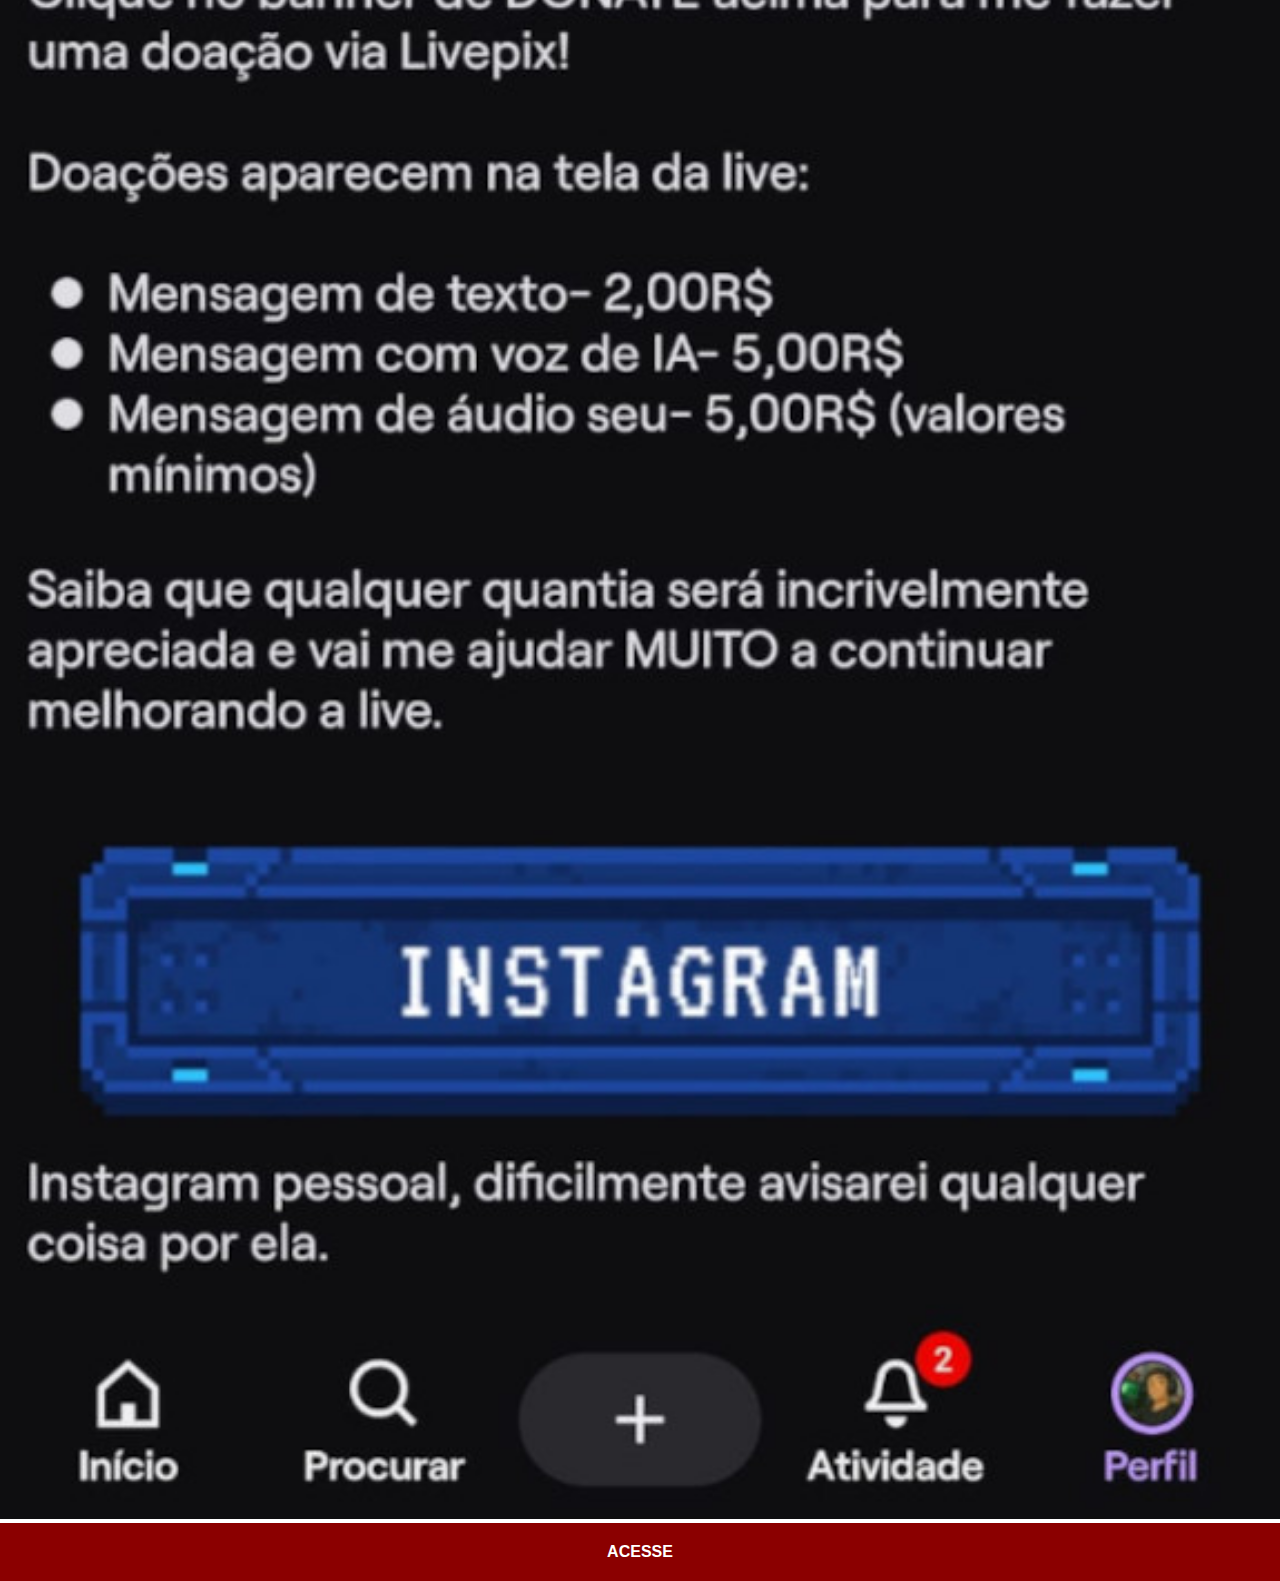
<file: twitch.html>
<!DOCTYPE html>
<html lang="pt-br">
<head>
    <meta charset="UTF-8">
    <meta name="viewport" content="width=device-width, initial-scale=1.0">
    <link rel="stylesheet" href="estilos/social.css">
    <title>Twitch</title>
</head>
<body>
    <img src="imagens/tela-twitch.jpg" alt="Twitch">
    <a href="https://www.twitch.tv/ohlavrac__" target="_blank">ACESSE</a>
</body>
</html>
</file>
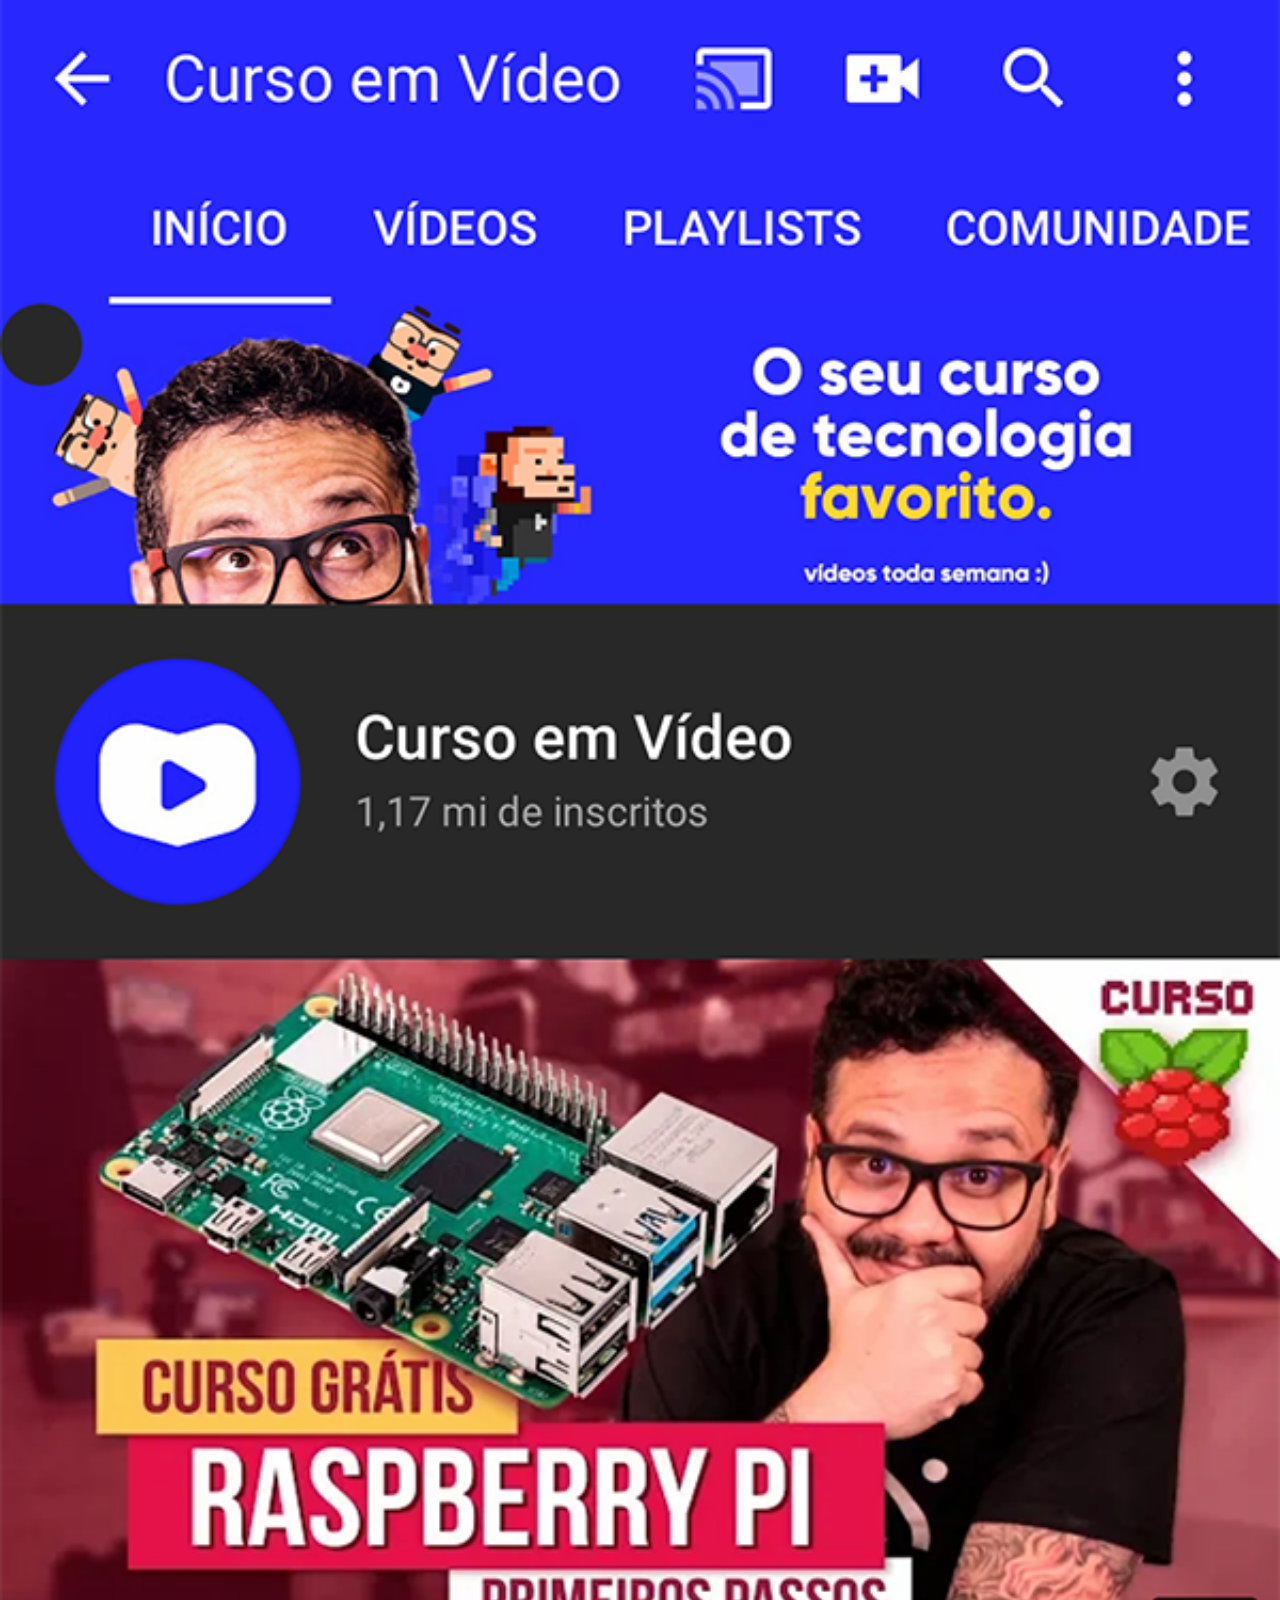
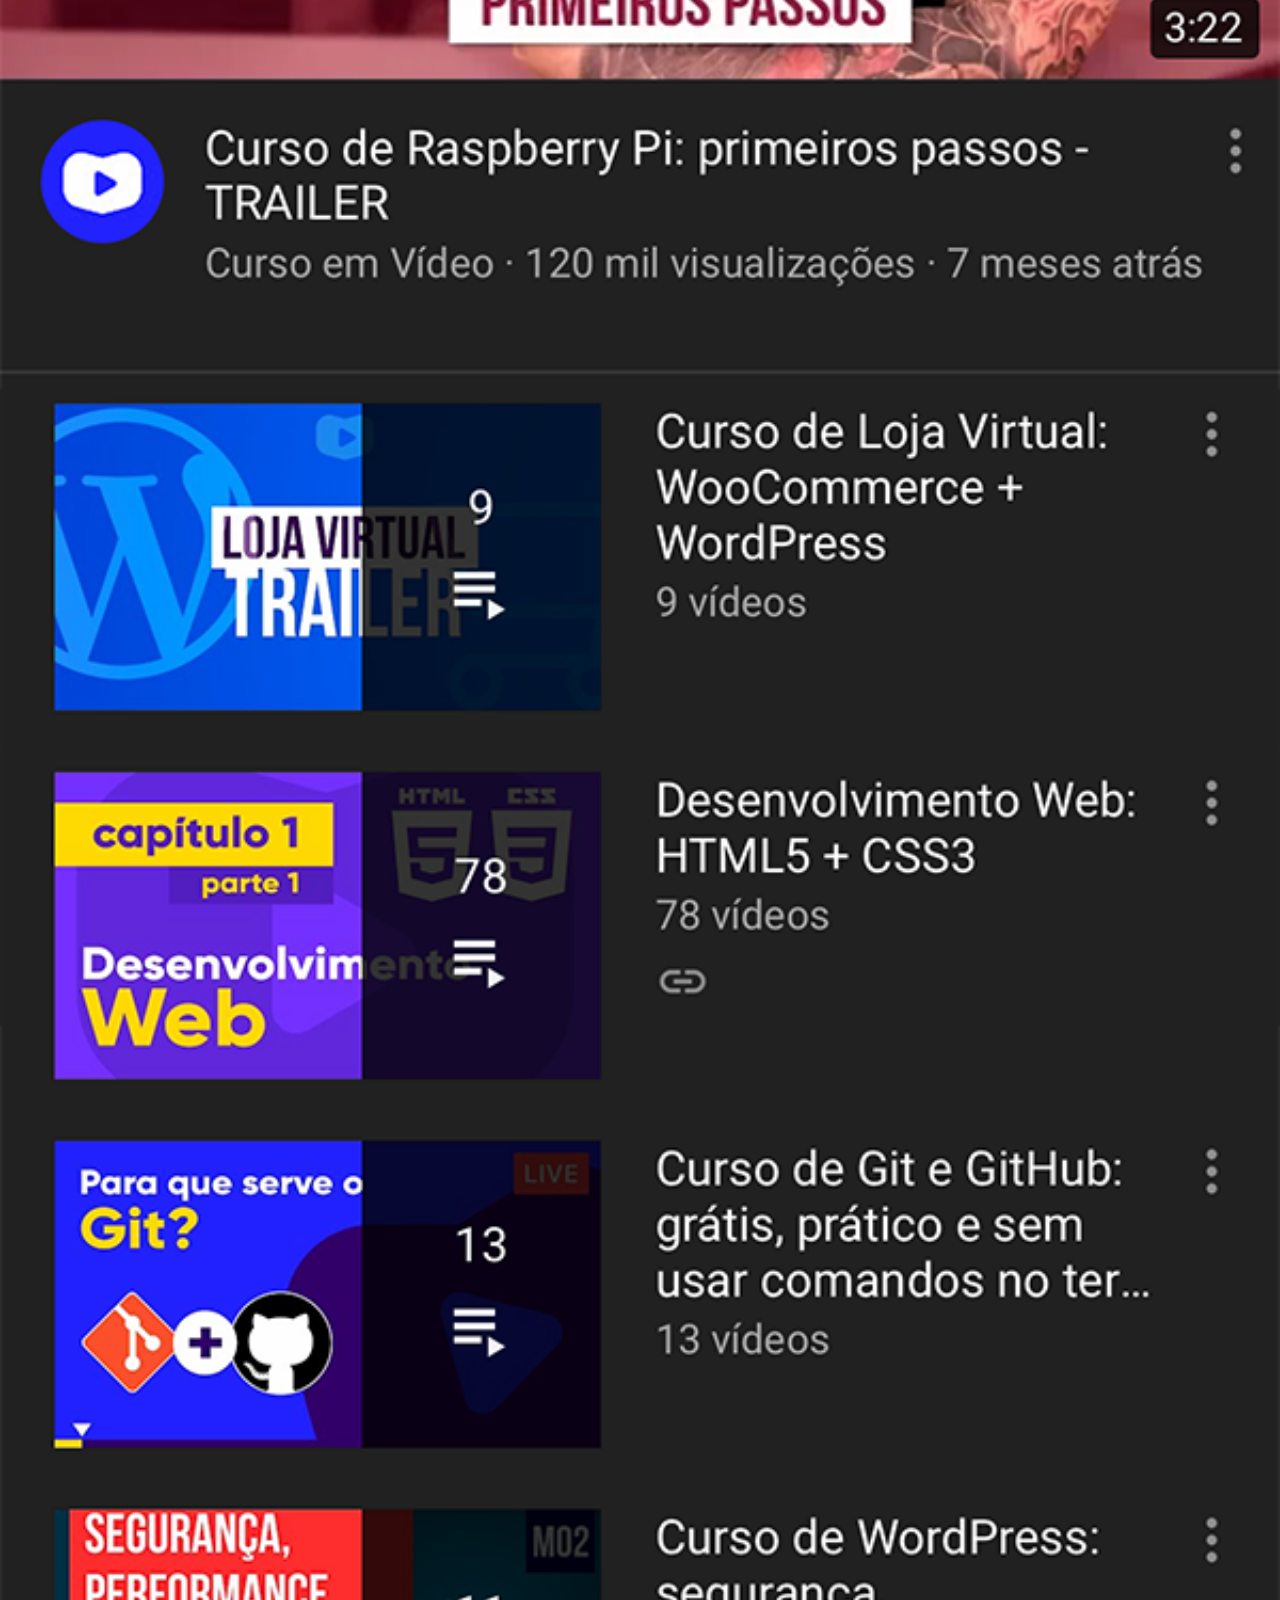
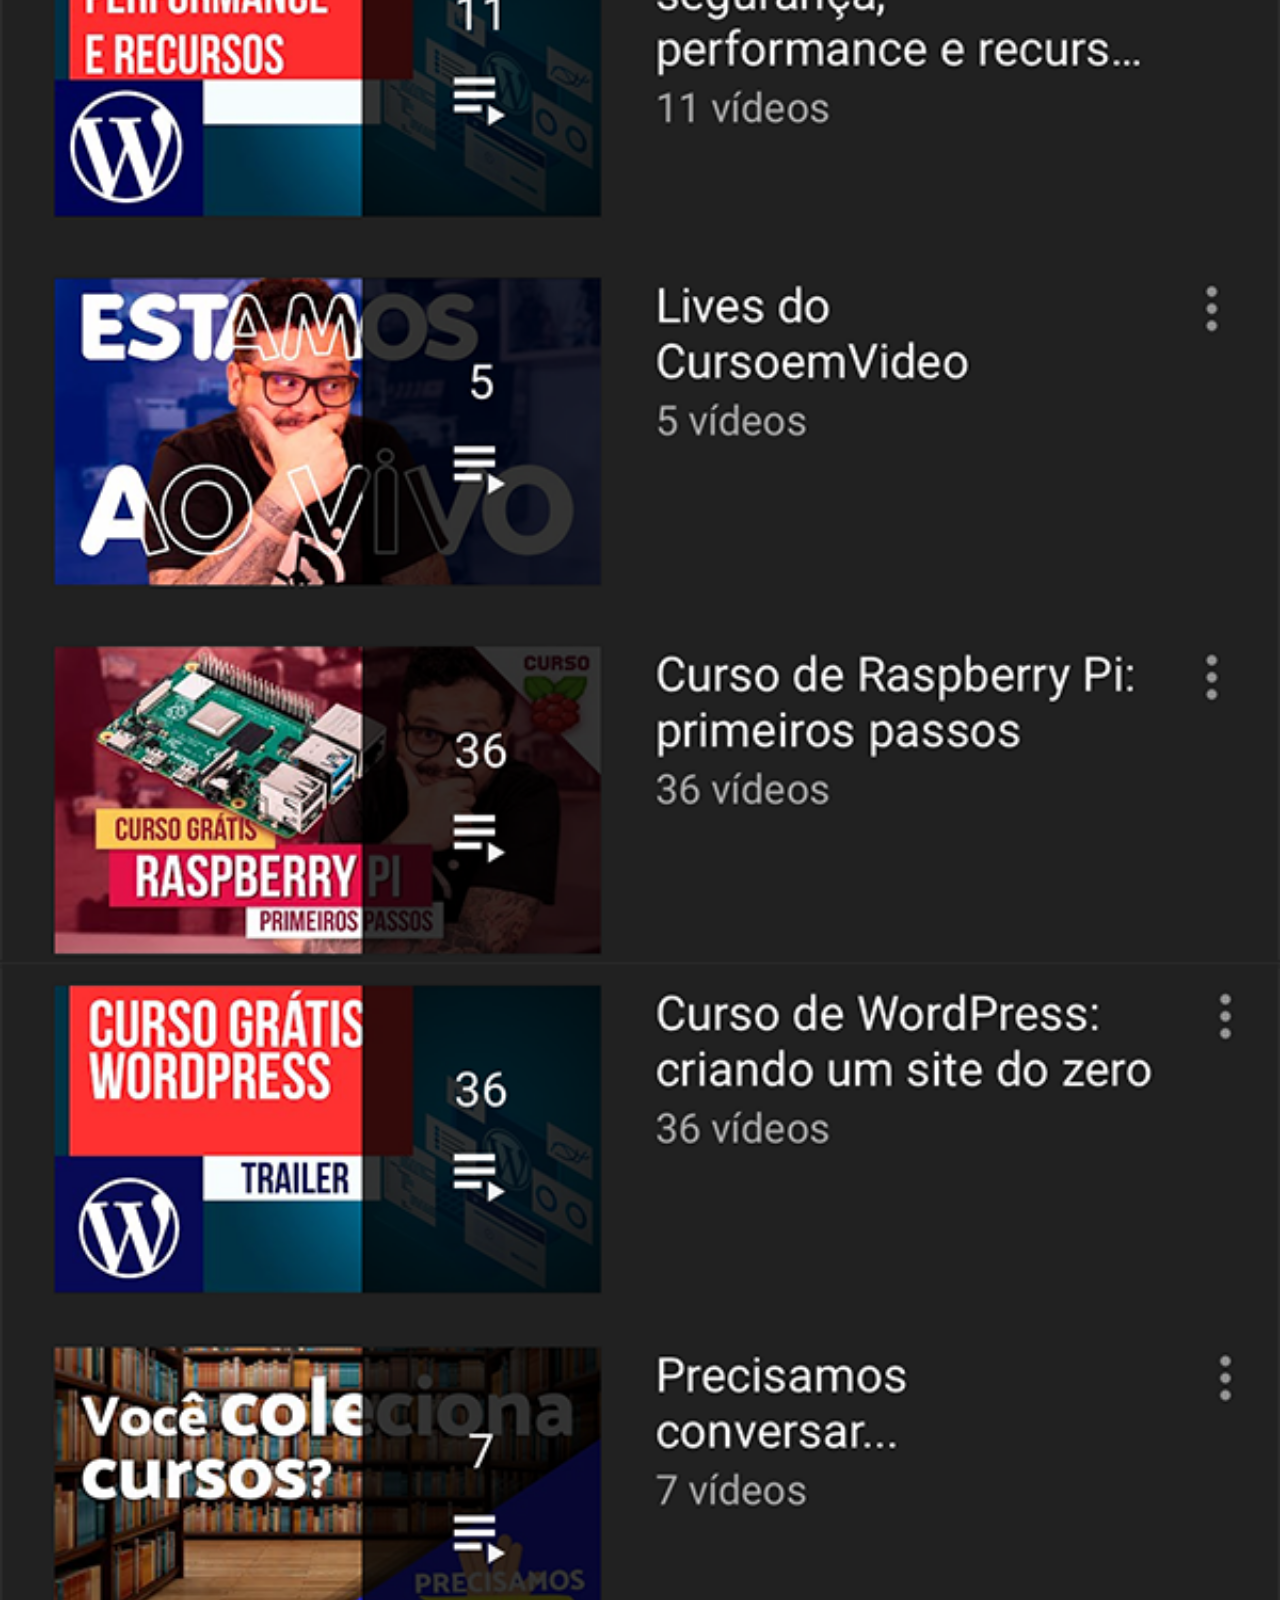
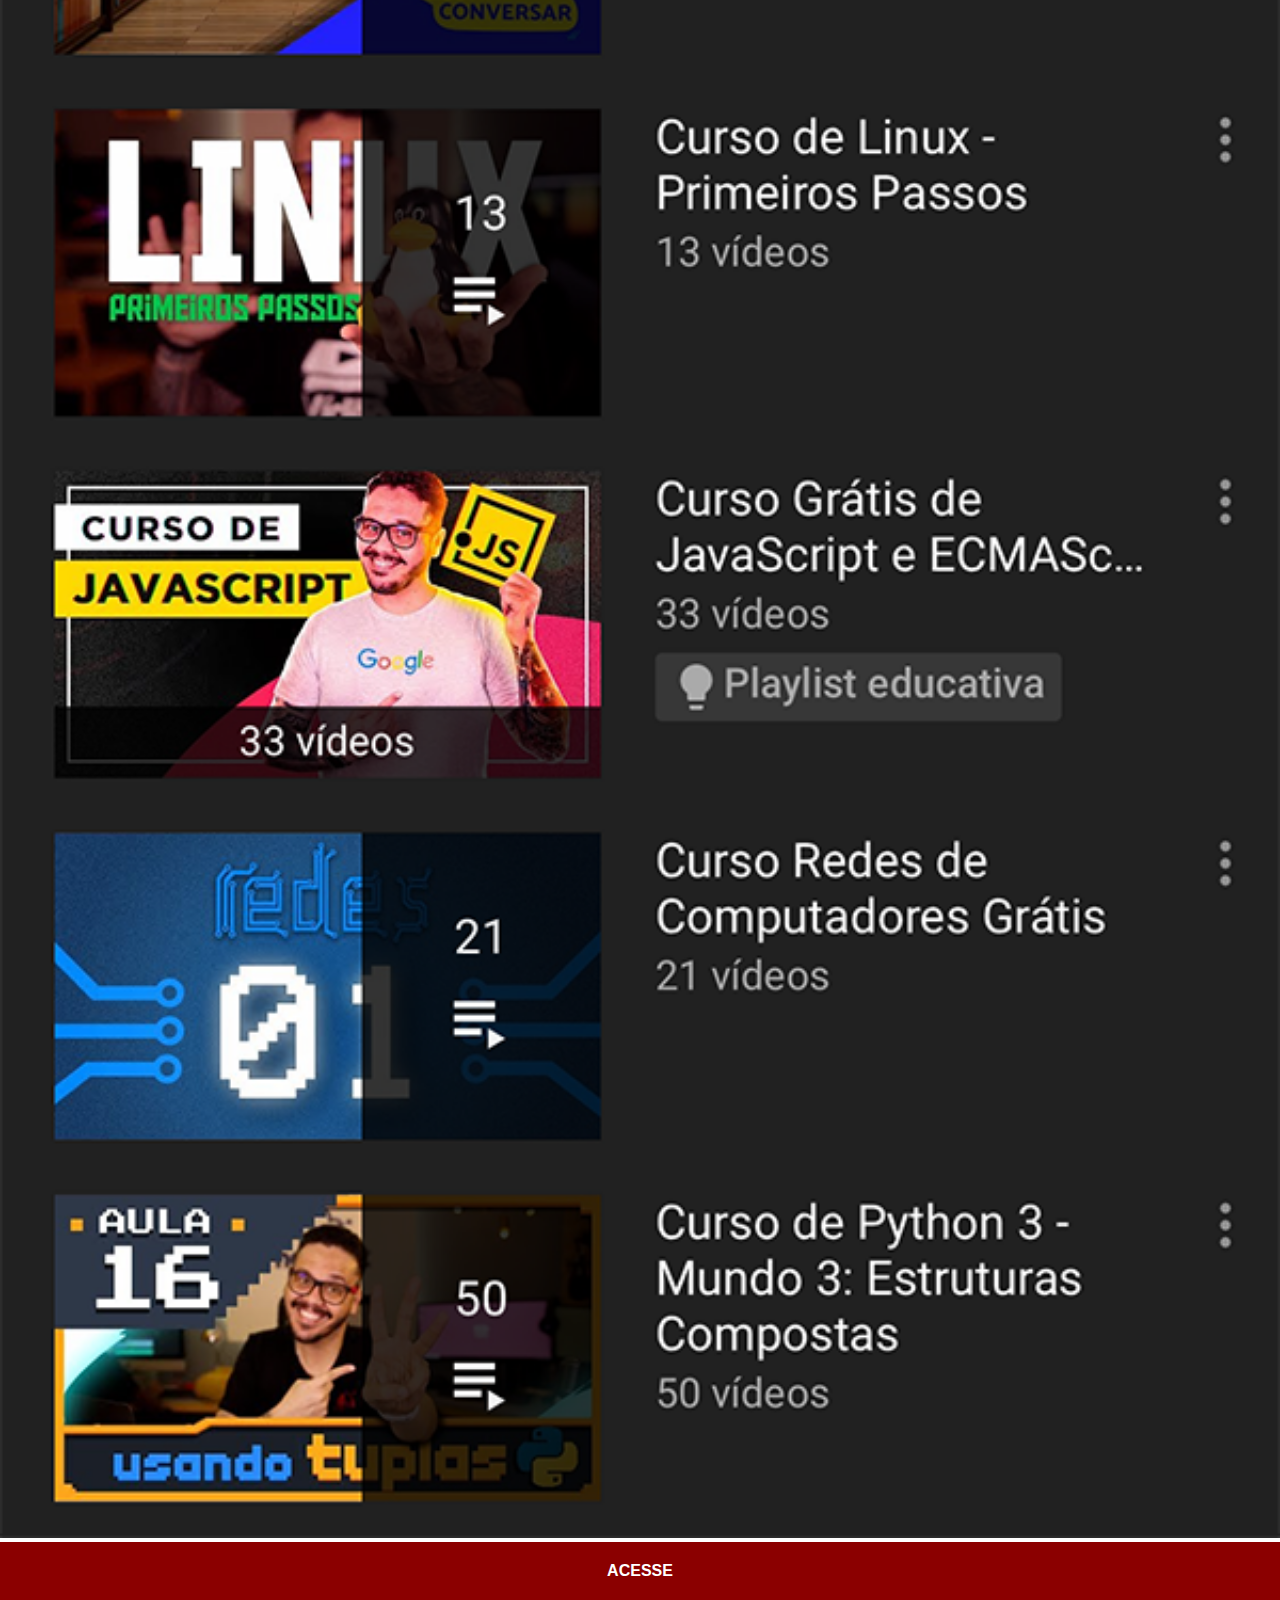
<file: youtube.html>
<!DOCTYPE html>
<html lang="pt-br">
<head>
    <meta charset="UTF-8">
    <meta name="viewport" content="width=device-width, initial-scale=1.0">
    <link rel="stylesheet" href="estilos/social.css">
    <title>Youtube</title>
</head>
<body>
    <img src="imagens/tela-youtube.png" alt="Youtube">
    <a href="https://www.youtube.com/c/CursoemVídeo/playlists" target="_blank">ACESSE</a>
</body>
</html>
</file>
<file: estilos/style.css>
@charset "UTF-8";

* {
    margin: 0px;
    padding: 0px;
    font-family: Arial, Helvetica, sans-serif;
}

html, body {
    height: 100vh;
    width: 100vw;
    background-color: black;
}

body {
    background: url('../imagens/fundo-madeira.jpg') no-repeat top center;
    background-size: cover;
    background-attachment: fixed;
}

main {
    position: relative;
    height: 100vh;
    
}

section#telefone {
    position: absolute;
    top: 50%;
    left: 50%;
    transform: translate(-50%, -50%);

    height: 627px;
    width: 311px;
    background: url('../imagens/frame-iphone.png') no-repeat;
}

section#redes-sociais {
    text-align: right;
}

section#redes-sociais img {
    width: 50px;
    margin: 10px;
    border-radius: 50%;
    box-shadow: 2px 2px 5px rgba(0, 0, 0, 0.400);
}

section#redes-sociais img:hover {
    border: 2px solid rgba(255, 255, 255, 0.6);
    transform: translate(-3px, -3px);
    box-shadow: 5px 5px 10px rgba(0, 0, 0, 0.6);
    transition: transform 0.3s, border 0.5s;
}

iframe#tela {
    position: relative;
    top: 80px;
    left: 22px;
    width: 264px;
    height: 471px;
}

@media screen and (max-width: 768px) {
    section#telefone {
        height: 500px;
        width: 248px;
        background-size: contain;
    }

    iframe#tela {
        top: 63px;
        left: 19px;
        width: 210px;
        height: 370px;
    }

    section#redes-sociais {
        position: absolute;
        top: 5px;
        left: 5px;
        text-align: right;
    }

    section#redes-sociais img {
        width: 40px;
        margin: 5px;
    }

    body {
        background-attachment: scroll;
    }
}
</file>
<file: estilos/social.css>
@charset "UTF-8";

* {
    margin: 0px;
    padding: 0px;
    font-family: Arial, Helvetica, sans-serif;
}

::-webkit-scrollbar {
    width: 0px;
    height: 0px;
}

img {
    width: 100vw;
}

a {
    display: block;
    background-color: darkred;
    color: white;
    padding: 20px;
    text-align: center;
    font-weight: bolder;
    text-decoration: none;
}

a:hover {
    background-color: red;
}
</file>
